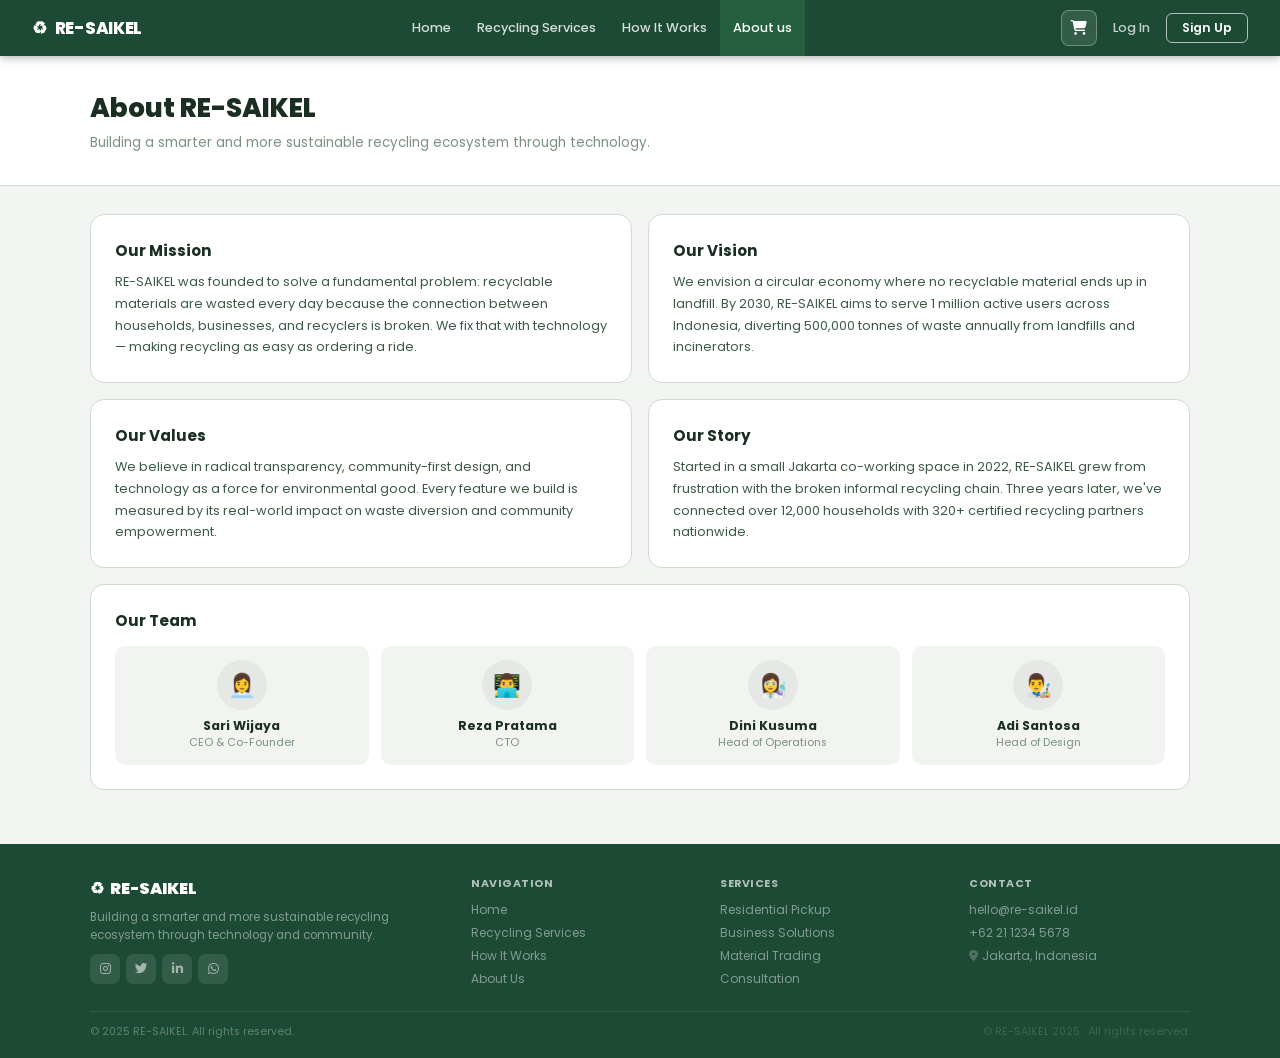
<file: about.html>
<!DOCTYPE html>
<html lang="en">
<head>
  <meta charset="UTF-8">
  <meta name="viewport" content="width=device-width, initial-scale=1.0">
  <title>RE-SAIKEL – About Us</title>
  <link href="https://fonts.googleapis.com/css2?family=Poppins:wght@300;400;500;600;700;800;900&display=swap" rel="stylesheet">
  <link rel="stylesheet" href="https://cdnjs.cloudflare.com/ajax/libs/font-awesome/6.5.0/css/all.min.css">
  <link rel="stylesheet" href="style.css">
</head>
<body data-page="about">

  <!-- ══ NAV ══ -->
  <nav>
    <a class="nav-brand" href="index.html"><span class="ico">♻</span> RE-SAIKEL</a>
    <div class="nav-center">
      <a href="index.html"        id="nl-home">Home</a>
      <a href="services.html"     id="nl-services">Recycling Services</a>
      <a href="how-it-works.html" id="nl-how">How It Works</a>
      <a href="about.html"        id="nl-about">About us</a>
    </div>
    <div class="nav-right">
      <button class="nav-cart-btn" onclick="openCart()" title="View cart" aria-label="View cart">
        <i class="fas fa-shopping-cart"></i>
        <span class="cart-badge" id="cartBadge"></span>
      </button>
      <a href="#" class="login" id="nav-login-btn" onclick="openLogin();return false;">Log In</a>
      <a href="#" class="signin" id="nav-signin-btn" onclick="openLogin();return false;">Sign Up</a>
      <div class="nav-user-chip" id="nav-user-chip" style="display:none;">
        <a href="profile.html" style="text-decoration:none;display:flex;align-items:center;gap:7px;">
          <div class="nav-user-avatar" id="nav-user-avatar">👤</div>
          <span class="nav-user-name" id="nav-user-name">User</span>
        </a>
        <button class="nav-logout-btn" onclick="logout()">Logout</button>
      </div>
      <button class="hamburger-btn" id="hamburgerBtn" aria-label="Open menu" aria-expanded="false" onclick="toggleMobileMenu()">
        <i class="fas fa-bars"></i>
      </button>
    </div>
  </nav>

  <!-- ══ MOBILE MENU ══ -->
  <div class="mobile-menu" id="mobileMenu" role="navigation" aria-label="Mobile navigation">
    <a href="index.html"        class="mob-nav-link" id="mob-nl-home">    <i class="fas fa-home"></i> Home</a>
    <a href="services.html"     class="mob-nav-link" id="mob-nl-services"><i class="fas fa-recycle"></i> Recycling Services</a>
    <a href="how-it-works.html" class="mob-nav-link" id="mob-nl-how">    <i class="fas fa-question-circle"></i> How It Works</a>
    <a href="about.html"        class="mob-nav-link" id="mob-nl-about">  <i class="fas fa-info-circle"></i> About us</a>
    <div class="mob-nav-divider"></div>
    <a href="marketplace.html"  class="mob-nav-link"><i class="fas fa-store"></i> Marketplace</a>
    <a href="booking.html"      class="mob-nav-link"><i class="fas fa-calendar-check"></i> Book Pickup</a>
    <a href="profile.html"      class="mob-nav-link"><i class="fas fa-user"></i> My Profile</a>
    <div class="mob-nav-divider"></div>
    <button class="mob-nav-action primary" onclick="openLogin();closeMobileMenu()"><i class="fas fa-sign-in-alt"></i> Log In</button>
  </div>

  <!-- ══ LOGIN MODAL ══ -->
  <div class="modal-overlay" id="loginModal" onclick="if(event.target===this)closeLogin()">
    <div class="login-modal">
      <div class="lm-header">
        <div class="brand"><span>♻</span> RE-SAIKEL</div>
        <button class="lm-close" onclick="closeLogin()" aria-label="Close">✕</button>
      </div>
      <div class="lm-body">
        <div class="lm-title">Welcome back</div>
        <div class="lm-sub">Log in to access your cart, bookings, and green points.</div>
        <form onsubmit="submitLogin(event)" novalidate>
          <div class="lm-field">
            <label for="loginEmail">Email address</label>
            <input type="email" id="loginEmail" placeholder="you@example.com" autocomplete="email" aria-describedby="loginEmailErr">
            <span class="field-err" id="loginEmailErr" role="alert"></span>
          </div>
          <div class="lm-field">
            <label for="loginPassword">Password</label>
            <input type="password" id="loginPassword" placeholder="••••••••" autocomplete="current-password" aria-describedby="loginPassErr">
            <span class="field-err" id="loginPassErr" role="alert"></span>
          </div>
          <div class="lm-error" id="loginError" role="alert"></div>
          <button type="submit" class="lm-submit" id="loginSubmitBtn">LOG IN</button>
        </form>
      </div>
    </div>
  </div>

  <!-- ══ CART MODAL ══ -->
  <div class="modal-overlay" id="cartModal" onclick="if(event.target===this)closeCart()">
    <div class="cart-modal">
      <div class="cm-header"><div class="cm-title"><i class="fas fa-shopping-cart"></i> Your Cart</div><button class="cm-close" onclick="closeCart()" aria-label="Close cart">✕</button></div>
      <div class="cm-body" id="cartItems"></div>
      <div class="cm-footer">
        <div class="cm-total-row"><span class="cm-total-lbl">Total</span><span class="cm-total-val" id="cartTotal">Rp 0</span></div>
        <div class="cm-actions"><button class="cm-clear" onclick="clearCart()">Clear Cart</button><button class="cm-checkout" onclick="checkoutCart()">Checkout →</button></div>
      </div>
    </div>
  </div>
  </div>

  <main class="page-shell">

    <!-- Page Hero -->
    <div class="page-hero">
      <div class="page-hero-inner">
        <h1>About RE-SAIKEL</h1>
        <p>Building a smarter and more sustainable recycling ecosystem through technology.</p>
      </div>
    </div>

    <!-- About Content -->
    <div style="background:var(--grey-bg);padding:28px 40px;">
      <div class="about-grid container">

        <div class="about-card sr">
          <h3>Our Mission</h3>
          <p>RE-SAIKEL was founded to solve a fundamental problem: recyclable materials are wasted every day because the connection between households, businesses, and recyclers is broken. We fix that with technology — making recycling as easy as ordering a ride.</p>
        </div>

        <div class="about-card sr">
          <h3>Our Vision</h3>
          <p>We envision a circular economy where no recyclable material ends up in landfill. By 2030, RE-SAIKEL aims to serve 1 million active users across Indonesia, diverting 500,000 tonnes of waste annually from landfills and incinerators.</p>
        </div>

        <div class="about-card sr">
          <h3>Our Values</h3>
          <p>We believe in radical transparency, community-first design, and technology as a force for environmental good. Every feature we build is measured by its real-world impact on waste diversion and community empowerment.</p>
        </div>

        <div class="about-card sr">
          <h3>Our Story</h3>
          <p>Started in a small Jakarta co-working space in 2022, RE-SAIKEL grew from frustration with the broken informal recycling chain. Three years later, we've connected over 12,000 households with 320+ certified recycling partners nationwide.</p>
        </div>

        <div class="about-card about-full sr">
          <h3>Our Team</h3>
          <div class="team-grid">
            <div class="team-card">
              <div class="team-av">👩‍💼</div>
              <div class="team-name">Sari Wijaya</div>
              <div class="team-role">CEO &amp; Co-Founder</div>
            </div>
            <div class="team-card">
              <div class="team-av">👨‍💻</div>
              <div class="team-name">Reza Pratama</div>
              <div class="team-role">CTO</div>
            </div>
            <div class="team-card">
              <div class="team-av">👩‍🔬</div>
              <div class="team-name">Dini Kusuma</div>
              <div class="team-role">Head of Operations</div>
            </div>
            <div class="team-card">
              <div class="team-av">👨‍🎨</div>
              <div class="team-name">Adi Santosa</div>
              <div class="team-role">Head of Design</div>
            </div>
          </div>
        </div>

      </div>
    </div>

  </main>

  <!-- ══ FOOTER ══ -->
  <footer>
    <div class="ft-inner">
      <div class="ft-brand">
        <div class="logo"><span>♻</span> RE-SAIKEL</div>
        <p>Building a smarter and more sustainable recycling ecosystem through technology and community.</p>
        <div class="ft-social">
          <a href="#"><i class="fab fa-instagram"></i></a>
          <a href="#"><i class="fab fa-twitter"></i></a>
          <a href="#"><i class="fab fa-linkedin-in"></i></a>
          <a href="#"><i class="fab fa-whatsapp"></i></a>
        </div>
      </div>
      <div class="ft-col">
        <h4>Navigation</h4>
        <a href="index.html">Home</a>
        <a href="services.html">Recycling Services</a>
        <a href="how-it-works.html">How It Works</a>
        <a href="about.html">About Us</a>
      </div>
      <div class="ft-col">
        <h4>Services</h4>
        <a href="services.html">Residential Pickup</a>
        <a href="services.html">Business Solutions</a>
        <a href="marketplace.html">Material Trading</a>
        <a href="services.html">Consultation</a>
      </div>
      <div class="ft-col">
        <h4>Contact</h4>
        <a href="mailto:hello@re-saikel.id">hello@re-saikel.id</a>
        <a href="tel:+622112345678">+62 21 1234 5678</a>
        <span class="ft-nolink"><i class="fas fa-map-marker-alt" style="margin-right:4px;opacity:.5;"></i>Jakarta, Indonesia</span>
      </div>
    </div>
    <div class="ft-bottom">
      <span>© 2025 RE-SAIKEL. All rights reserved.</span>
      <span style="opacity:.5;">© RE-SAIKEL 2025 · All rights reserved.</span>
    </div>
  </footer>

  <div class="toast" id="toast"><i class="fas fa-check-circle"></i><span id="toastTxt"></span></div>
  <script src="script.js"></script>
</body>
</html>
</file>
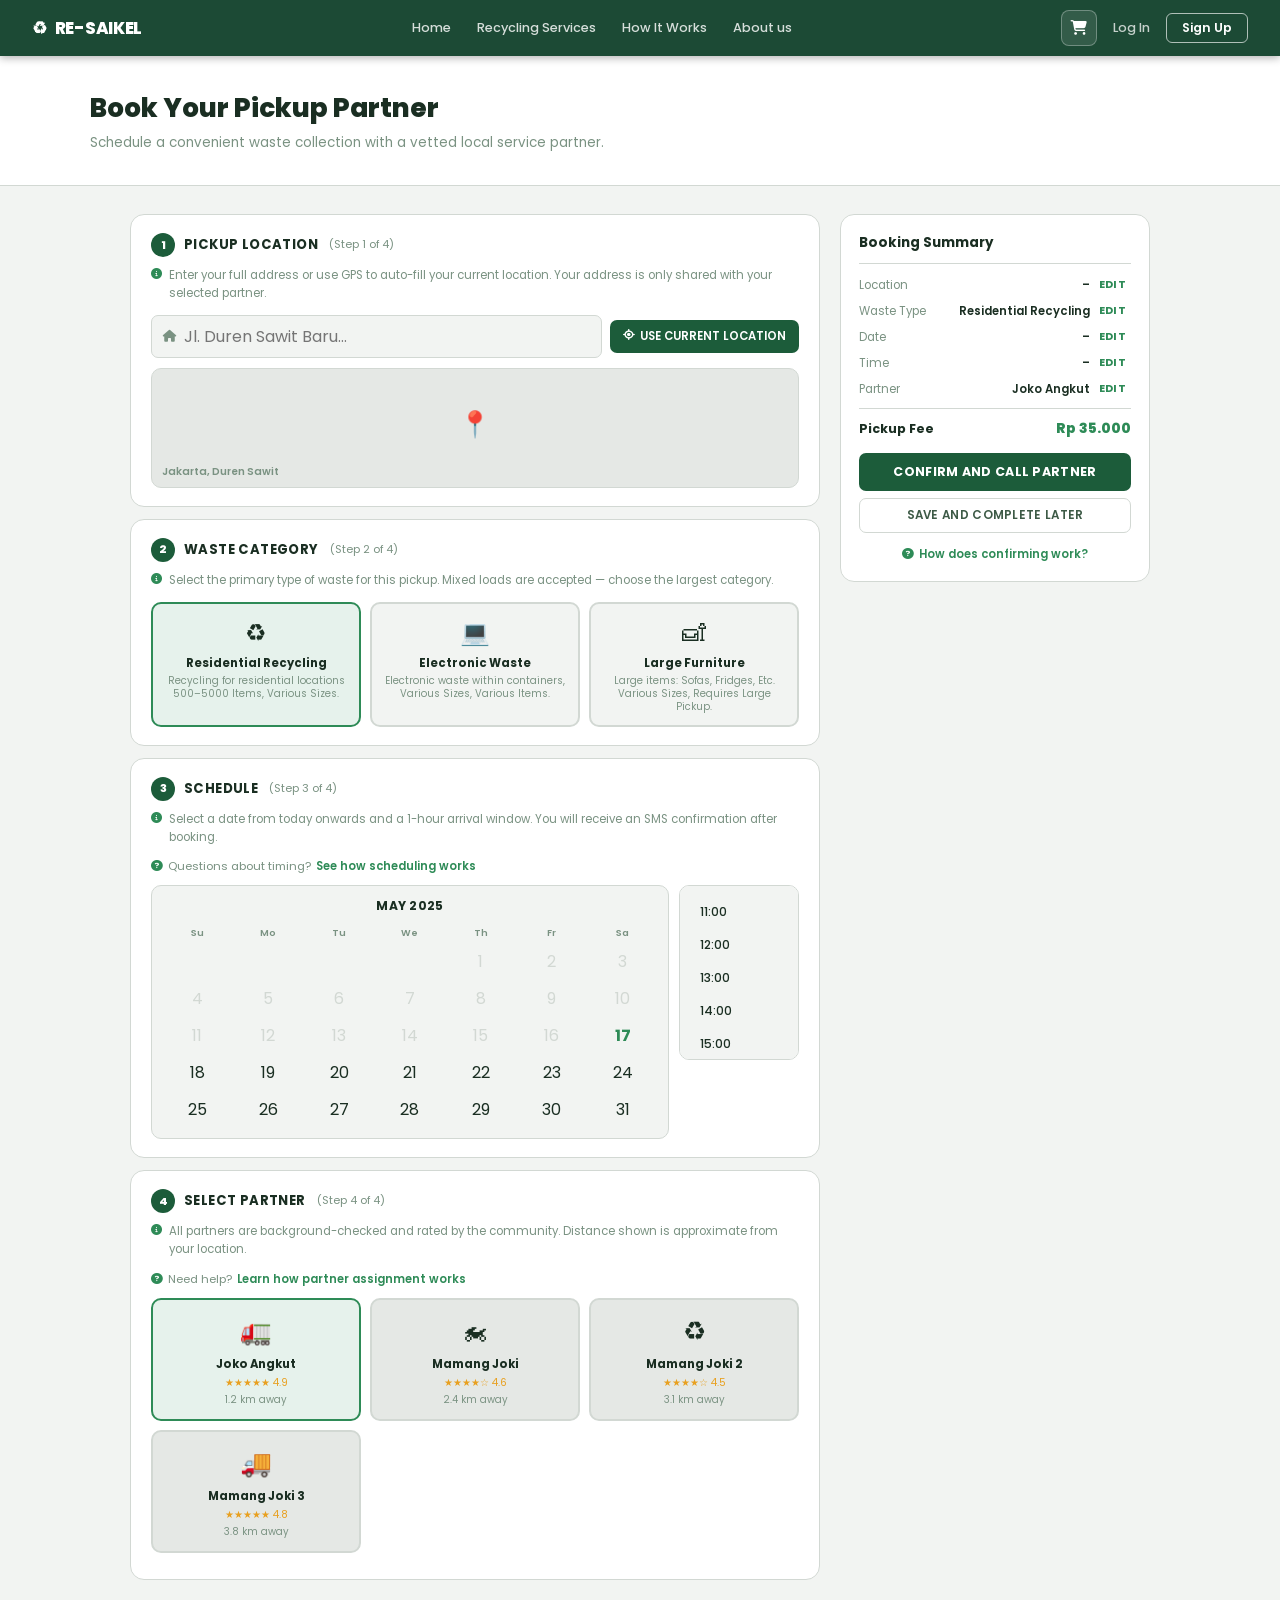
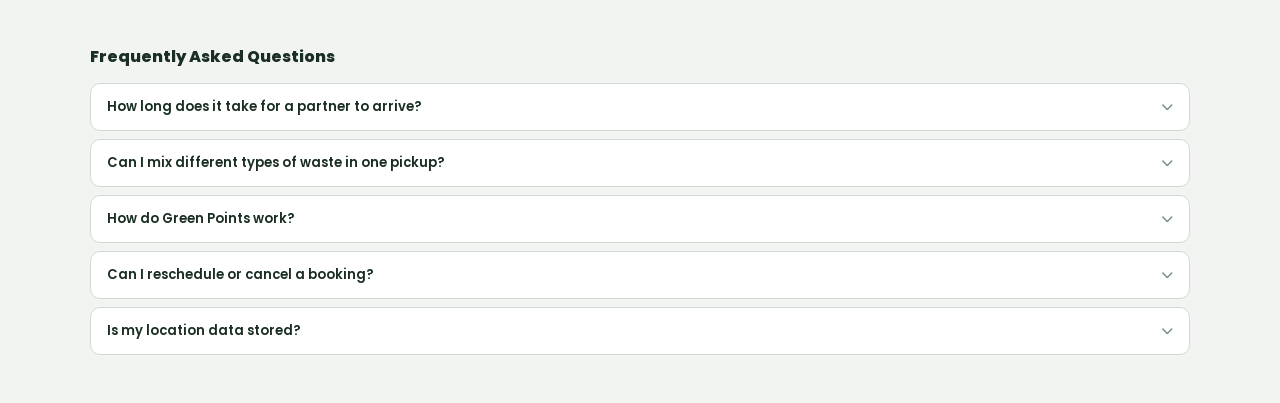
<file: booking.html>
<!DOCTYPE html>
<html lang="en">
<head>
  <meta charset="UTF-8">
  <meta name="viewport" content="width=device-width, initial-scale=1.0">
  <title>RE-SAIKEL – Book a Pickup</title>
  <link href="https://fonts.googleapis.com/css2?family=Poppins:wght@300;400;500;600;700;800;900&display=swap" rel="stylesheet">
  <link rel="stylesheet" href="https://cdnjs.cloudflare.com/ajax/libs/font-awesome/6.5.0/css/all.min.css">
  <link rel="stylesheet" href="style.css">
</head>
<body data-page="book">

  <!-- ══ NAV ══ -->
  <nav>
    <a class="nav-brand" href="index.html"><span class="ico">♻</span> RE-SAIKEL</a>
    <div class="nav-center">
      <a href="index.html"        id="nl-home">Home</a>
      <a href="services.html"     id="nl-services">Recycling Services</a>
      <a href="how-it-works.html" id="nl-how">How It Works</a>
      <a href="about.html"        id="nl-about">About us</a>
    </div>
    <div class="nav-right">
      <button class="nav-cart-btn" onclick="openCart()" title="View cart" aria-label="View cart">
        <i class="fas fa-shopping-cart"></i>
        <span class="cart-badge" id="cartBadge"></span>
      </button>
      <a href="#" class="login" id="nav-login-btn" onclick="openLogin();return false;">Log In</a>
      <a href="#" class="signin" id="nav-signin-btn" onclick="openLogin();return false;">Sign Up</a>
      <div class="nav-user-chip" id="nav-user-chip" style="display:none;">
        <a href="profile.html" style="text-decoration:none;display:flex;align-items:center;gap:7px;">
          <div class="nav-user-avatar" id="nav-user-avatar">👤</div>
          <span class="nav-user-name" id="nav-user-name">User</span>
        </a>
        <button class="nav-logout-btn" onclick="logout()">Logout</button>
      </div>
      <button class="hamburger-btn" id="hamburgerBtn" aria-label="Open menu" aria-expanded="false" onclick="toggleMobileMenu()">
        <i class="fas fa-bars"></i>
      </button>
    </div>
  </nav>

  <!-- ══ MOBILE MENU ══ -->
  <div class="mobile-menu" id="mobileMenu" role="navigation" aria-label="Mobile navigation">
    <a href="index.html"        class="mob-nav-link" id="mob-nl-home">    <i class="fas fa-home"></i> Home</a>
    <a href="services.html"     class="mob-nav-link" id="mob-nl-services"><i class="fas fa-recycle"></i> Recycling Services</a>
    <a href="how-it-works.html" class="mob-nav-link" id="mob-nl-how">    <i class="fas fa-question-circle"></i> How It Works</a>
    <a href="about.html"        class="mob-nav-link" id="mob-nl-about">  <i class="fas fa-info-circle"></i> About us</a>
    <div class="mob-nav-divider"></div>
    <a href="marketplace.html"  class="mob-nav-link"><i class="fas fa-store"></i> Marketplace</a>
    <a href="booking.html"      class="mob-nav-link"><i class="fas fa-calendar-check"></i> Book Pickup</a>
    <a href="profile.html"      class="mob-nav-link"><i class="fas fa-user"></i> My Profile</a>
    <div class="mob-nav-divider"></div>
    <div id="mob-login-action" style="display:flex;flex-direction:column;gap:8px;">
    <button class="mob-nav-action primary" onclick="openLogin();closeMobileMenu()"><i class="fas fa-sign-in-alt"></i> Log In</button>
    <button class="mob-nav-action" onclick="openLogin();closeMobileMenu()" style="background:rgba(255,255,255,.1);border:1.5px solid rgba(255,255,255,.3);color:white;"><i class="fas fa-user-plus"></i> Sign Up</button>
  </div>
  <div id="mob-user-info" style="display:none;align-items:center;gap:10px;padding:10px 16px;">
    <span id="mob-user-avatar-text" style="font-size:1.4rem;">👤</span>
    <div style="flex:1;">
      <div id="mob-user-name-text" style="color:white;font-weight:700;font-size:.85rem;"></div>
      <a href="profile.html" style="color:rgba(255,255,255,.7);font-size:.72rem;">View Profile</a>
    </div>
    <button onclick="logout();closeMobileMenu()" style="background:rgba(255,80,80,.3);border:none;color:white;border-radius:6px;padding:6px 12px;font-size:.72rem;cursor:pointer;">Logout</button>
  </div>
  </div>

  <!-- ══ LOGIN MODAL ══ -->
  <div class="modal-overlay" id="loginModal" onclick="if(event.target===this)closeLogin()">
    <div class="login-modal">
      <div class="lm-header">
        <div class="brand"><span>♻</span> RE-SAIKEL</div>
        <button class="lm-close" onclick="closeLogin()" aria-label="Close">✕</button>
      </div>
      <div class="lm-body">
        <div class="lm-title">Welcome back</div>
        <div class="lm-sub">Log in to access your cart, bookings, and green points.</div>
        <form onsubmit="submitLogin(event)" novalidate>
          <div class="lm-field">
            <label for="loginEmail">Email address</label>
            <input type="email" id="loginEmail" placeholder="you@example.com" autocomplete="email" aria-describedby="loginEmailErr">
            <span class="field-err" id="loginEmailErr" role="alert"></span>
          </div>
          <div class="lm-field">
            <label for="loginPassword">Password</label>
            <input type="password" id="loginPassword" placeholder="••••••••" autocomplete="current-password" aria-describedby="loginPassErr">
            <span class="field-err" id="loginPassErr" role="alert"></span>
          </div>
          <div class="lm-error" id="loginError" role="alert"></div>
          <button type="submit" class="lm-submit" id="loginSubmitBtn">LOG IN</button>
        </form>
      </div>
    </div>
  </div>

  <!-- ══ CART MODAL ══ -->
  <div class="modal-overlay" id="cartModal" onclick="if(event.target===this)closeCart()">
    <div class="cart-modal">
      <div class="cm-header"><div class="cm-title"><i class="fas fa-shopping-cart"></i> Your Cart</div><button class="cm-close" onclick="closeCart()" aria-label="Close cart">✕</button></div>
      <div class="cm-body" id="cartItems"></div>
      <div class="cm-footer">
        <div class="cm-total-row"><span class="cm-total-lbl">Total</span><span class="cm-total-val" id="cartTotal">Rp 0</span></div>
        <div class="cm-actions"><button class="cm-clear" onclick="clearCart()">Clear Cart</button><button class="cm-checkout" onclick="checkoutCart()">Checkout →</button></div>
      </div>
    </div>
  </div>
  </div>

  <main class="page-shell">

    <!-- Page Hero -->
    <div class="page-hero">
      <div class="page-hero-inner">
        <h1>Book Your Pickup Partner</h1>
        <p>Schedule a convenient waste collection with a vetted local service partner.</p>
      </div>
    </div>

    <!-- Booking Layout -->
    <div style="background:var(--grey-bg);">
      <div class="booking-layout">

        <!-- ── LEFT: Steps ── -->
        <div class="booking-main">

          <!-- Step 1: Location -->
          <div class="b-step sr" id="step1">
            <div class="b-step-hd">
              <div class="b-step-n">1</div>
              <h3>Pickup Location</h3>
              <span class="step-lbl">(Step 1 of 4)</span>
            </div>
            <p class="step-help"><i class="fas fa-info-circle"></i> Enter your full address or use GPS to auto-fill your current location. Your address is only shared with your selected partner.</p>
            <div class="loc-row">
              <div class="loc-input-wrap">
                <i class="fas fa-home"></i>
                <input id="loc-input" type="text" placeholder="Jl. Duren Sawit Baru…">
              </div>
              <button class="btn-loc" onclick="useLocation()">
                <i class="fas fa-location-crosshairs"></i> USE CURRENT LOCATION
              </button>
            </div>
            <div class="map-box">
              <div class="map-pin">📍</div>
              <div class="map-lbl">Jakarta, Duren Sawit</div>
            </div>
          </div>

          <!-- Step 2: Waste Category -->
          <div class="b-step sr" id="step2">
            <div class="b-step-hd">
              <div class="b-step-n">2</div>
              <h3>Waste Category</h3>
              <span class="step-lbl">(Step 2 of 4)</span>
            </div>
            <p class="step-help"><i class="fas fa-info-circle"></i> Select the primary type of waste for this pickup. Mixed loads are accepted — choose the largest category.</p>
            <div class="wtype-grid">
              <div class="wtype-card sel" onclick="selWaste(this, 'Residential Recycling')">
                <div class="wtype-ico">♻</div>
                <div class="wtype-name">Residential Recycling</div>
                <div class="wtype-desc">Recycling for residential locations 500–5000 Items, Various Sizes.</div>
              </div>
              <div class="wtype-card" onclick="selWaste(this, 'Electronic Waste')">
                <div class="wtype-ico">💻</div>
                <div class="wtype-name">Electronic Waste</div>
                <div class="wtype-desc">Electronic waste within containers, Various Sizes, Various Items.</div>
              </div>
              <div class="wtype-card" onclick="selWaste(this, 'Large Furniture')">
                <div class="wtype-ico">🛋</div>
                <div class="wtype-name">Large Furniture</div>
                <div class="wtype-desc">Large items: Sofas, Fridges, Etc. Various Sizes, Requires Large Pickup.</div>
              </div>
            </div>
          </div>

          <!-- Step 3: Schedule -->
          <div class="b-step sr" id="step3">
            <div class="b-step-hd">
              <div class="b-step-n">3</div>
              <h3>Schedule</h3>
              <span class="step-lbl">(Step 3 of 4)</span>
            </div>
            <p class="step-help"><i class="fas fa-info-circle"></i> Select a date from today onwards and a 1-hour arrival window. You will receive an SMS confirmation after booking.</p>
            <div class="ctx-help-link"><i class="fas fa-question-circle"></i> Questions about timing? <a href="how-it-works.html#scheduling">See how scheduling works</a></div>
            <div class="cal-row">
              <div class="cal-box">
                <div class="cal-hd">May 2025</div>
                <div class="cal-grid" id="calGrid"></div>
              </div>
              <div class="time-box" id="timeBox"></div>
            </div>
          </div>

          <!-- Step 4: Select Partner -->
          <div class="b-step sr" id="step4">
            <div class="b-step-hd">
              <div class="b-step-n">4</div>
              <h3>Select Partner</h3>
              <span class="step-lbl">(Step 4 of 4)</span>
            </div>
            <p class="step-help"><i class="fas fa-info-circle"></i> All partners are background-checked and rated by the community. Distance shown is approximate from your location.</p>
            <div class="ctx-help-link"><i class="fas fa-question-circle"></i> Need help? <a href="how-it-works.html">Learn how partner assignment works</a></div>
            <div class="partner-grid">
              <div class="partner-card sel" onclick="selPartner(this, 'Joko Angkut')">
                <div class="partner-ico">🚛</div>
                <div class="partner-name">Joko Angkut</div>
                <div class="partner-rating">★★★★★ 4.9</div>
                <div class="partner-dist">1.2 km away</div>
              </div>
              <div class="partner-card" onclick="selPartner(this, 'Mamang Joki')">
                <div class="partner-ico">🏍</div>
                <div class="partner-name">Mamang Joki</div>
                <div class="partner-rating">★★★★☆ 4.6</div>
                <div class="partner-dist">2.4 km away</div>
              </div>
              <div class="partner-card" onclick="selPartner(this, 'Mamang Joki 2')">
                <div class="partner-ico">♻</div>
                <div class="partner-name">Mamang Joki 2</div>
                <div class="partner-rating">★★★★☆ 4.5</div>
                <div class="partner-dist">3.1 km away</div>
              </div>
              <div class="partner-card" onclick="selPartner(this, 'Mamang Joki 3')">
                <div class="partner-ico">🚚</div>
                <div class="partner-name">Mamang Joki 3</div>
                <div class="partner-rating">★★★★★ 4.8</div>
                <div class="partner-dist">3.8 km away</div>
              </div>
            </div>
          </div>

        </div>

        <!-- ── RIGHT: Summary Sidebar ── -->
        <div class="booking-sidebar">
          <div class="sum-box">
            <h3>Booking Summary</h3>
            <div class="sum-row"><span class="lbl">Location</span><span class="val" id="sum-loc">–</span><button class="sum-edit-btn" onclick="jumpToStep('step1')">Edit</button></div>
            <div class="sum-row"><span class="lbl">Waste Type</span><span class="val" id="sum-waste">Residential Recycling</span><button class="sum-edit-btn" onclick="jumpToStep('step2')">Edit</button></div>
            <div class="sum-row"><span class="lbl">Date</span><span class="val" id="sum-date">–</span><button class="sum-edit-btn" onclick="jumpToStep('step3')">Edit</button></div>
            <div class="sum-row"><span class="lbl">Time</span><span class="val" id="sum-time">–</span><button class="sum-edit-btn" onclick="jumpToStep('step3')">Edit</button></div>
            <div class="sum-row"><span class="lbl">Partner</span><span class="val" id="sum-partner">Joko Angkut</span><button class="sum-edit-btn" onclick="jumpToStep('step4')">Edit</button></div>
            <hr class="sum-divider">
            <div class="sum-row sum-total">
              <span class="lbl">Pickup Fee</span>
              <span class="val">Rp 35.000</span>
            </div>
            <div class="book-btns">
              <button class="btn-confirm" onclick="confirmBook()">CONFIRM AND CALL PARTNER</button>
              <button class="btn-save"    onclick="saveBook()">SAVE AND COMPLETE LATER</button>
              <div class="ctx-help-link ctx-help-center"><i class="fas fa-question-circle"></i> <a href="how-it-works.html">How does confirming work?</a></div>
            </div>
          </div>
        </div>

      </div>
    </div>

    <!-- ── FAQ Section ── -->
    <div style="background:var(--grey-bg);padding:0 40px 40px;">
      <div style="max-width:1100px;margin:0 auto;">
        <div class="faq-section">
          <div class="sec-hd" style="margin-bottom:14px;"><h2 style="font-size:1rem;font-weight:800;color:var(--text);">Frequently Asked Questions</h2></div>
          <div class="faq-item" onclick="this.classList.toggle('open')">
            <div class="faq-q">How long does it take for a partner to arrive? <i class="fas fa-chevron-down"></i></div>
            <div class="faq-a">Most partners arrive within your selected 1-hour window. You will receive an SMS with live GPS tracking once your booking is confirmed.</div>
          </div>
          <div class="faq-item" onclick="this.classList.toggle('open')">
            <div class="faq-q">Can I mix different types of waste in one pickup? <i class="fas fa-chevron-down"></i></div>
            <div class="faq-a">Yes. Select the primary category, and mention any additional waste types in your notes. Partners are equipped to handle mixed loads.</div>
          </div>
          <div class="faq-item" onclick="this.classList.toggle('open')">
            <div class="faq-q">How do Green Points work? <i class="fas fa-chevron-down"></i></div>
            <div class="faq-a">You earn points for every completed pickup and marketplace purchase. Points are credited to your wallet immediately and can be redeemed for rewards in your Profile page.</div>
          </div>
          <div class="faq-item" onclick="this.classList.toggle('open')">
            <div class="faq-q">Can I reschedule or cancel a booking? <i class="fas fa-chevron-down"></i></div>
            <div class="faq-a">Yes. Bookings can be rescheduled up to 2 hours before the pickup window by contacting your assigned partner directly via the tracking screen.</div>
          </div>
          <div class="faq-item" onclick="this.classList.toggle('open')">
            <div class="faq-q">Is my location data stored? <i class="fas fa-chevron-down"></i></div>
            <div class="faq-a">Your location is shared only with your assigned partner and is removed from their device after pickup is confirmed. We do not sell location data.</div>
          </div>
        </div>
      </div>
    </div>

  </main>

  <div class="toast" id="toast"><i class="fas fa-check-circle"></i><span id="toastTxt"></span></div>
  <script src="script.js"></script>
</body>
</html>
</file>
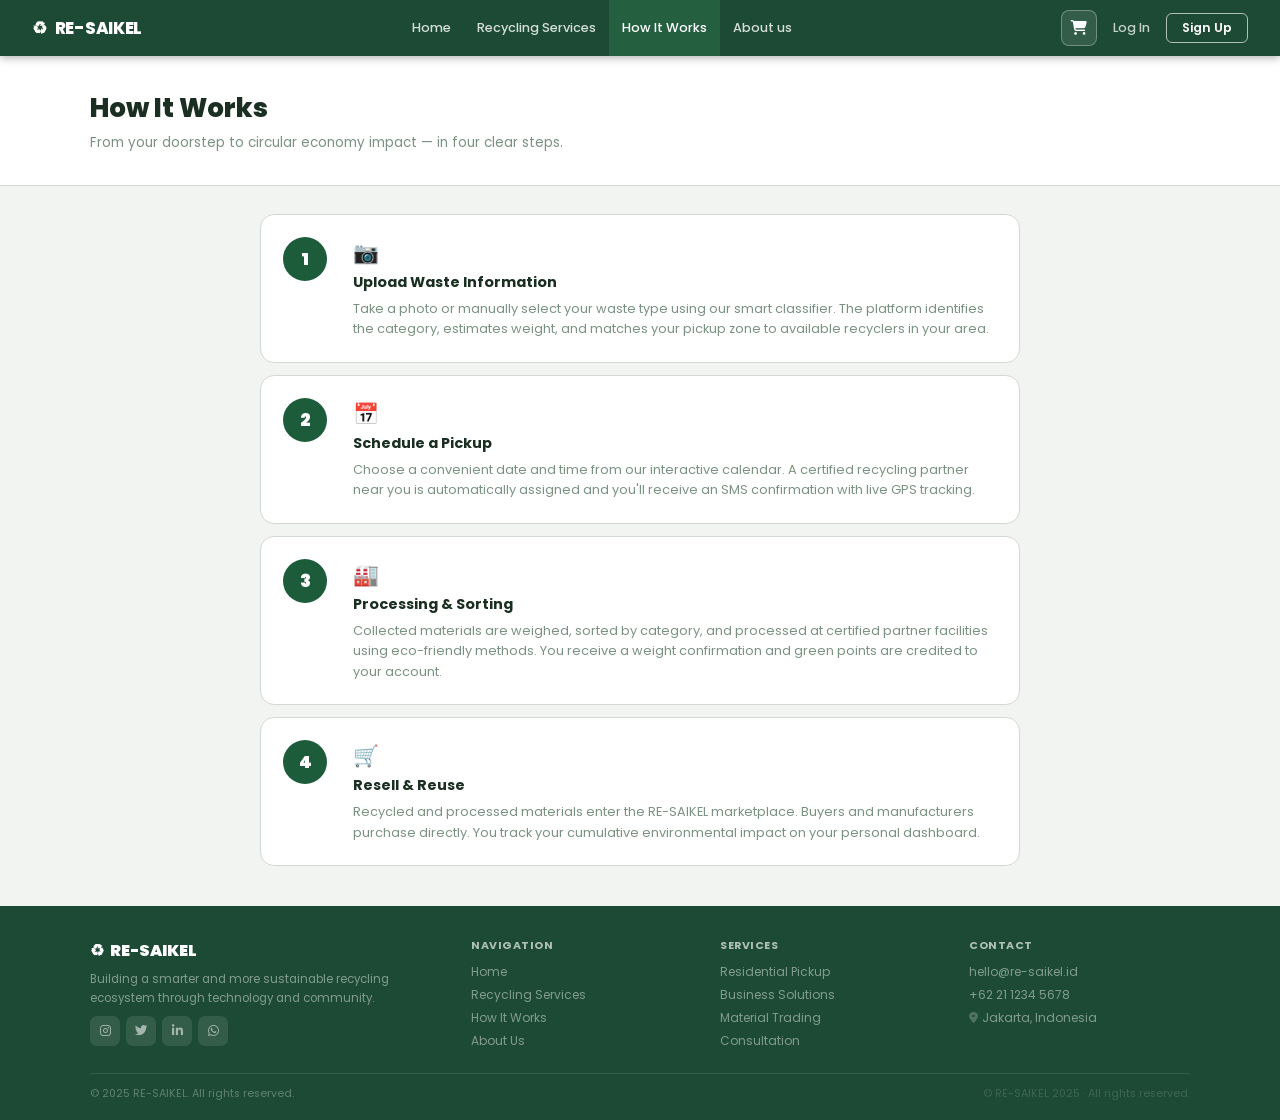
<file: how-it-works.html>
<!DOCTYPE html>
<html lang="en">
<head>
  <meta charset="UTF-8">
  <meta name="viewport" content="width=device-width, initial-scale=1.0">
  <title>RE-SAIKEL – How It Works</title>
  <link href="https://fonts.googleapis.com/css2?family=Poppins:wght@300;400;500;600;700;800;900&display=swap" rel="stylesheet">
  <link rel="stylesheet" href="https://cdnjs.cloudflare.com/ajax/libs/font-awesome/6.5.0/css/all.min.css">
  <link rel="stylesheet" href="style.css">
</head>
<body data-page="how">

  <!-- ══ NAV ══ -->
  <nav>
    <a class="nav-brand" href="index.html"><span class="ico">♻</span> RE-SAIKEL</a>
    <div class="nav-center">
      <a href="index.html"        id="nl-home">Home</a>
      <a href="services.html"     id="nl-services">Recycling Services</a>
      <a href="how-it-works.html" id="nl-how">How It Works</a>
      <a href="about.html"        id="nl-about">About us</a>
    </div>
    <div class="nav-right">
      <button class="nav-cart-btn" onclick="openCart()" title="View cart" aria-label="View cart">
        <i class="fas fa-shopping-cart"></i>
        <span class="cart-badge" id="cartBadge"></span>
      </button>
      <a href="#" class="login" id="nav-login-btn" onclick="openLogin();return false;">Log In</a>
      <a href="#" class="signin" id="nav-signin-btn" onclick="openLogin();return false;">Sign Up</a>
      <div class="nav-user-chip" id="nav-user-chip" style="display:none;">
        <a href="profile.html" style="text-decoration:none;display:flex;align-items:center;gap:7px;">
          <div class="nav-user-avatar" id="nav-user-avatar">👤</div>
          <span class="nav-user-name" id="nav-user-name">User</span>
        </a>
        <button class="nav-logout-btn" onclick="logout()">Logout</button>
      </div>
      <button class="hamburger-btn" id="hamburgerBtn" aria-label="Open menu" aria-expanded="false" onclick="toggleMobileMenu()">
        <i class="fas fa-bars"></i>
      </button>
    </div>
  </nav>

  <!-- ══ MOBILE MENU ══ -->
  <div class="mobile-menu" id="mobileMenu" role="navigation" aria-label="Mobile navigation">
    <a href="index.html"        class="mob-nav-link" id="mob-nl-home">    <i class="fas fa-home"></i> Home</a>
    <a href="services.html"     class="mob-nav-link" id="mob-nl-services"><i class="fas fa-recycle"></i> Recycling Services</a>
    <a href="how-it-works.html" class="mob-nav-link" id="mob-nl-how">    <i class="fas fa-question-circle"></i> How It Works</a>
    <a href="about.html"        class="mob-nav-link" id="mob-nl-about">  <i class="fas fa-info-circle"></i> About us</a>
    <div class="mob-nav-divider"></div>
    <a href="marketplace.html"  class="mob-nav-link"><i class="fas fa-store"></i> Marketplace</a>
    <a href="booking.html"      class="mob-nav-link"><i class="fas fa-calendar-check"></i> Book Pickup</a>
    <a href="profile.html"      class="mob-nav-link"><i class="fas fa-user"></i> My Profile</a>
    <div class="mob-nav-divider"></div>
    <button class="mob-nav-action primary" onclick="openLogin();closeMobileMenu()"><i class="fas fa-sign-in-alt"></i> Log In</button>
  </div>

  <!-- ══ LOGIN MODAL ══ -->
  <div class="modal-overlay" id="loginModal" onclick="if(event.target===this)closeLogin()">
    <div class="login-modal">
      <div class="lm-header">
        <div class="brand"><span>♻</span> RE-SAIKEL</div>
        <button class="lm-close" onclick="closeLogin()" aria-label="Close">✕</button>
      </div>
      <div class="lm-body">
        <div class="lm-title">Welcome back</div>
        <div class="lm-sub">Log in to access your cart, bookings, and green points.</div>
        <form onsubmit="submitLogin(event)" novalidate>
          <div class="lm-field">
            <label for="loginEmail">Email address</label>
            <input type="email" id="loginEmail" placeholder="you@example.com" autocomplete="email" aria-describedby="loginEmailErr">
            <span class="field-err" id="loginEmailErr" role="alert"></span>
          </div>
          <div class="lm-field">
            <label for="loginPassword">Password</label>
            <input type="password" id="loginPassword" placeholder="••••••••" autocomplete="current-password" aria-describedby="loginPassErr">
            <span class="field-err" id="loginPassErr" role="alert"></span>
          </div>
          <div class="lm-error" id="loginError" role="alert"></div>
          <button type="submit" class="lm-submit" id="loginSubmitBtn">LOG IN</button>
        </form>
      </div>
    </div>
  </div>

  <!-- ══ CART MODAL ══ -->
  <div class="modal-overlay" id="cartModal" onclick="if(event.target===this)closeCart()">
    <div class="cart-modal">
      <div class="cm-header"><div class="cm-title"><i class="fas fa-shopping-cart"></i> Your Cart</div><button class="cm-close" onclick="closeCart()" aria-label="Close cart">✕</button></div>
      <div class="cm-body" id="cartItems"></div>
      <div class="cm-footer">
        <div class="cm-total-row"><span class="cm-total-lbl">Total</span><span class="cm-total-val" id="cartTotal">Rp 0</span></div>
        <div class="cm-actions"><button class="cm-clear" onclick="clearCart()">Clear Cart</button><button class="cm-checkout" onclick="checkoutCart()">Checkout →</button></div>
      </div>
    </div>
  </div>
  </div>

  <main class="page-shell">

    <!-- Page Hero -->
    <div class="page-hero">
      <div class="page-hero-inner">
        <h1>How It Works</h1>
        <p>From your doorstep to circular economy impact — in four clear steps.</p>
      </div>
    </div>

    <!-- Steps -->
    <div style="background:var(--grey-bg);padding:28px 40px;">
      <div class="hiw-full">

        <div class="hiw-step sr">
          <div class="hiw-step-n">1</div>
          <div class="hiw-step-body">
            <div class="hiw-step-ico">📷</div>
            <h4>Upload Waste Information</h4>
            <p>Take a photo or manually select your waste type using our smart classifier. The platform identifies the category, estimates weight, and matches your pickup zone to available recyclers in your area.</p>
          </div>
        </div>

        <div class="hiw-step sr">
          <div class="hiw-step-n">2</div>
          <div class="hiw-step-body">
            <div class="hiw-step-ico">📅</div>
            <h4>Schedule a Pickup</h4>
            <p>Choose a convenient date and time from our interactive calendar. A certified recycling partner near you is automatically assigned and you'll receive an SMS confirmation with live GPS tracking.</p>
          </div>
        </div>

        <div class="hiw-step sr">
          <div class="hiw-step-n">3</div>
          <div class="hiw-step-body">
            <div class="hiw-step-ico">🏭</div>
            <h4>Processing &amp; Sorting</h4>
            <p>Collected materials are weighed, sorted by category, and processed at certified partner facilities using eco-friendly methods. You receive a weight confirmation and green points are credited to your account.</p>
          </div>
        </div>

        <div class="hiw-step sr">
          <div class="hiw-step-n">4</div>
          <div class="hiw-step-body">
            <div class="hiw-step-ico">🛒</div>
            <h4>Resell &amp; Reuse</h4>
            <p>Recycled and processed materials enter the RE-SAIKEL marketplace. Buyers and manufacturers purchase directly. You track your cumulative environmental impact on your personal dashboard.</p>
          </div>
        </div>

      </div>
    </div>

  </main>

  <!-- ══ FOOTER ══ -->
  <footer>
    <div class="ft-inner">
      <div class="ft-brand">
        <div class="logo"><span>♻</span> RE-SAIKEL</div>
        <p>Building a smarter and more sustainable recycling ecosystem through technology and community.</p>
        <div class="ft-social">
          <a href="#"><i class="fab fa-instagram"></i></a>
          <a href="#"><i class="fab fa-twitter"></i></a>
          <a href="#"><i class="fab fa-linkedin-in"></i></a>
          <a href="#"><i class="fab fa-whatsapp"></i></a>
        </div>
      </div>
      <div class="ft-col">
        <h4>Navigation</h4>
        <a href="index.html">Home</a>
        <a href="services.html">Recycling Services</a>
        <a href="how-it-works.html">How It Works</a>
        <a href="about.html">About Us</a>
      </div>
      <div class="ft-col">
        <h4>Services</h4>
        <a href="services.html">Residential Pickup</a>
        <a href="services.html">Business Solutions</a>
        <a href="marketplace.html">Material Trading</a>
        <a href="services.html">Consultation</a>
      </div>
      <div class="ft-col">
        <h4>Contact</h4>
        <a href="mailto:hello@re-saikel.id">hello@re-saikel.id</a>
        <a href="tel:+622112345678">+62 21 1234 5678</a>
        <span class="ft-nolink"><i class="fas fa-map-marker-alt" style="margin-right:4px;opacity:.5;"></i>Jakarta, Indonesia</span>
      </div>
    </div>
    <div class="ft-bottom">
      <span>© 2025 RE-SAIKEL. All rights reserved.</span>
      <span style="opacity:.5;">© RE-SAIKEL 2025 · All rights reserved.</span>
    </div>
  </footer>

  <div class="toast" id="toast"><i class="fas fa-check-circle"></i><span id="toastTxt"></span></div>
  <script src="script.js"></script>
</body>
</html>
</file>
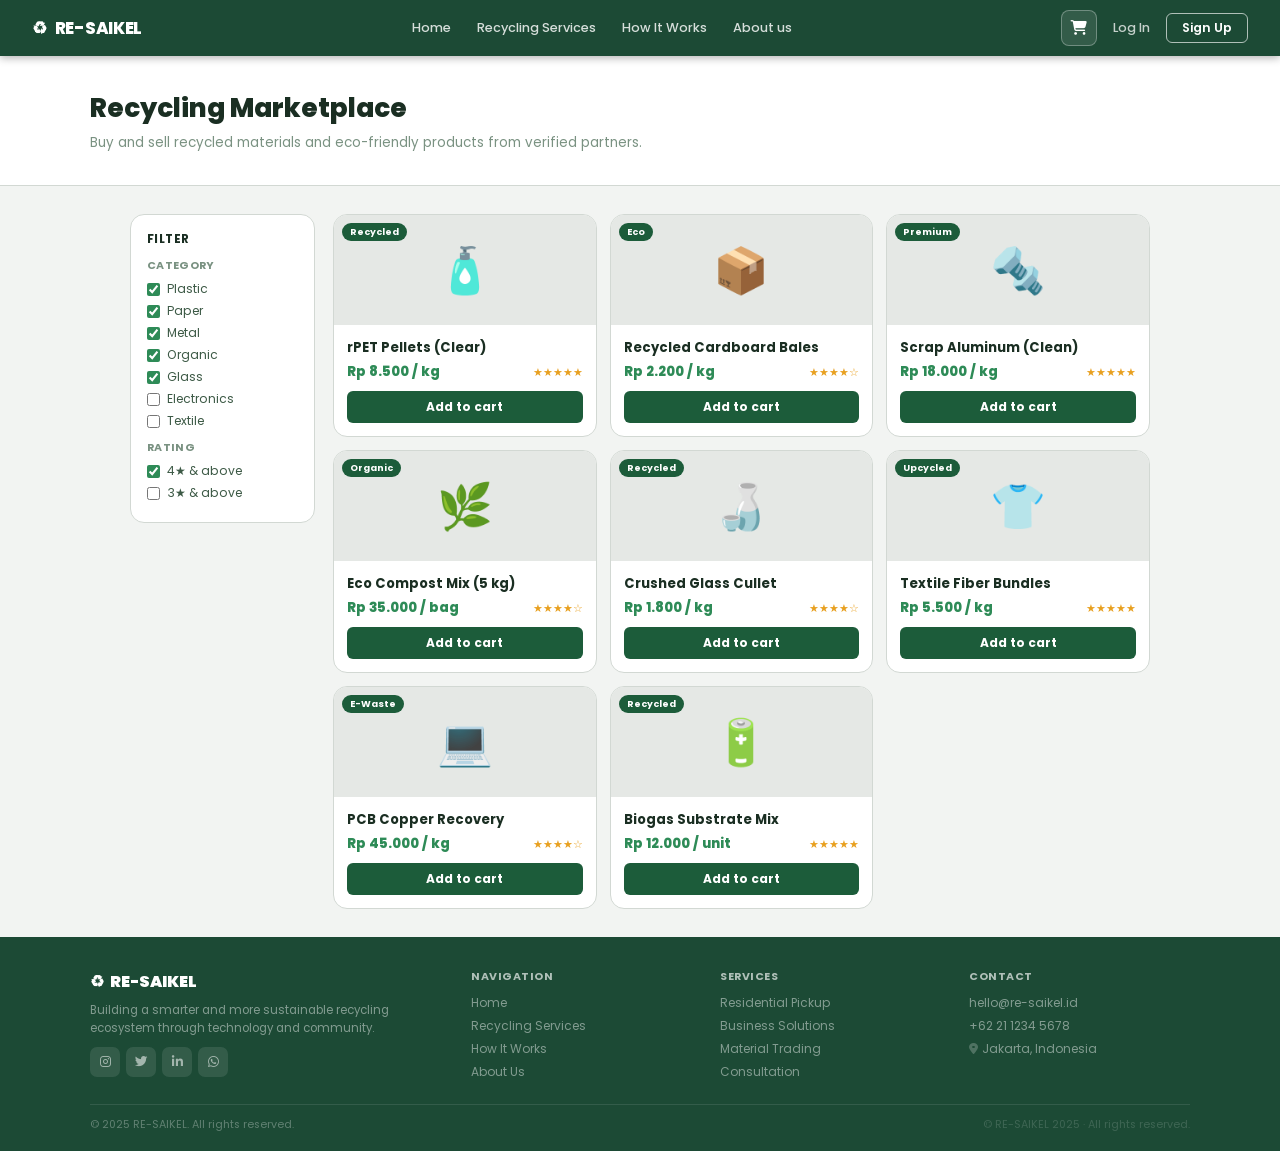
<file: marketplace.html>
<!DOCTYPE html>
<html lang="en">
<head>
  <meta charset="UTF-8">
  <meta name="viewport" content="width=device-width, initial-scale=1.0">
  <title>RE-SAIKEL – Marketplace</title>
  <link href="https://fonts.googleapis.com/css2?family=Poppins:wght@300;400;500;600;700;800;900&display=swap" rel="stylesheet">
  <link rel="stylesheet" href="https://cdnjs.cloudflare.com/ajax/libs/font-awesome/6.5.0/css/all.min.css">
  <link rel="stylesheet" href="style.css">
</head>
<body data-page="market">

  <!-- ══ NAV ══ -->
  <nav>
    <a class="nav-brand" href="index.html"><span class="ico">♻</span> RE-SAIKEL</a>
    <div class="nav-center">
      <a href="index.html"        id="nl-home">Home</a>
      <a href="services.html"     id="nl-services">Recycling Services</a>
      <a href="how-it-works.html" id="nl-how">How It Works</a>
      <a href="about.html"        id="nl-about">About us</a>
    </div>
    <div class="nav-right">
      <button class="nav-cart-btn" onclick="openCart()" title="View cart" aria-label="View cart">
        <i class="fas fa-shopping-cart"></i>
        <span class="cart-badge" id="cartBadge"></span>
      </button>
      <a href="#" class="login" id="nav-login-btn" onclick="openLogin();return false;">Log In</a>
      <a href="#" class="signin" id="nav-signin-btn" onclick="openLogin();return false;">Sign Up</a>
      <div class="nav-user-chip" id="nav-user-chip" style="display:none;">
        <a href="profile.html" style="text-decoration:none;display:flex;align-items:center;gap:7px;">
          <div class="nav-user-avatar" id="nav-user-avatar">👤</div>
          <span class="nav-user-name" id="nav-user-name">User</span>
        </a>
        <button class="nav-logout-btn" onclick="logout()">Logout</button>
      </div>
      <button class="hamburger-btn" id="hamburgerBtn" aria-label="Open menu" aria-expanded="false" onclick="toggleMobileMenu()">
        <i class="fas fa-bars"></i>
      </button>
    </div>
  </nav>

  <!-- ══ MOBILE MENU ══ -->
  <div class="mobile-menu" id="mobileMenu" role="navigation" aria-label="Mobile navigation">
    <a href="index.html"        class="mob-nav-link" id="mob-nl-home">    <i class="fas fa-home"></i> Home</a>
    <a href="services.html"     class="mob-nav-link" id="mob-nl-services"><i class="fas fa-recycle"></i> Recycling Services</a>
    <a href="how-it-works.html" class="mob-nav-link" id="mob-nl-how">    <i class="fas fa-question-circle"></i> How It Works</a>
    <a href="about.html"        class="mob-nav-link" id="mob-nl-about">  <i class="fas fa-info-circle"></i> About us</a>
    <div class="mob-nav-divider"></div>
    <a href="marketplace.html"  class="mob-nav-link"><i class="fas fa-store"></i> Marketplace</a>
    <a href="booking.html"      class="mob-nav-link"><i class="fas fa-calendar-check"></i> Book Pickup</a>
    <a href="profile.html"      class="mob-nav-link"><i class="fas fa-user"></i> My Profile</a>
    <div class="mob-nav-divider"></div>
    <button class="mob-nav-action primary" onclick="openLogin();closeMobileMenu()"><i class="fas fa-sign-in-alt"></i> Log In</button>
  </div>

  <!-- ══ LOGIN MODAL ══ -->
  <div class="modal-overlay" id="loginModal" onclick="if(event.target===this)closeLogin()">
    <div class="login-modal">
      <div class="lm-header">
        <div class="brand"><span>♻</span> RE-SAIKEL</div>
        <button class="lm-close" onclick="closeLogin()" aria-label="Close">✕</button>
      </div>
      <div class="lm-body">
        <div class="lm-title">Welcome back</div>
        <div class="lm-sub">Log in to access your cart, bookings, and green points.</div>
        <form onsubmit="submitLogin(event)" novalidate>
          <div class="lm-field">
            <label for="loginEmail">Email address</label>
            <input type="email" id="loginEmail" placeholder="you@example.com" autocomplete="email" aria-describedby="loginEmailErr">
            <span class="field-err" id="loginEmailErr" role="alert"></span>
          </div>
          <div class="lm-field">
            <label for="loginPassword">Password</label>
            <input type="password" id="loginPassword" placeholder="••••••••" autocomplete="current-password" aria-describedby="loginPassErr">
            <span class="field-err" id="loginPassErr" role="alert"></span>
          </div>
          <div class="lm-error" id="loginError" role="alert"></div>
          <button type="submit" class="lm-submit" id="loginSubmitBtn">LOG IN</button>
        </form>
      </div>
    </div>
  </div>

  <!-- ══ CART MODAL ══ -->
  <div class="modal-overlay" id="cartModal" onclick="if(event.target===this)closeCart()">
    <div class="cart-modal">
      <div class="cm-header"><div class="cm-title"><i class="fas fa-shopping-cart"></i> Your Cart</div><button class="cm-close" onclick="closeCart()" aria-label="Close cart">✕</button></div>
      <div class="cm-body" id="cartItems"></div>
      <div class="cm-footer">
        <div class="cm-total-row"><span class="cm-total-lbl">Total</span><span class="cm-total-val" id="cartTotal">Rp 0</span></div>
        <div class="cm-actions"><button class="cm-clear" onclick="clearCart()">Clear Cart</button><button class="cm-checkout" onclick="checkoutCart()">Checkout →</button></div>
      </div>
    </div>
  </div>
  </div>

  <main class="page-shell">

    <!-- Page Hero -->
    <div class="page-hero">
      <div class="page-hero-inner">
        <h1>Recycling Marketplace</h1>
        <p>Buy and sell recycled materials and eco-friendly products from verified partners.</p>
      </div>
    </div>

    <!-- Marketplace Layout -->
    <div style="background:var(--grey-bg);">
      <div class="mkt-layout">

        <!-- Filter Sidebar -->
        <div class="mkt-filter">
          <h4>Filter</h4>
          <div class="filter-group">
            <div class="filter-sub">Category</div>
            <label><input type="checkbox" checked> Plastic</label>
            <label><input type="checkbox" checked> Paper</label>
            <label><input type="checkbox" checked> Metal</label>
            <label><input type="checkbox" checked> Organic</label>
            <label><input type="checkbox" checked> Glass</label>
            <label><input type="checkbox"> Electronics</label>
            <label><input type="checkbox"> Textile</label>
          </div>
          <div class="filter-group">
            <div class="filter-sub">Rating</div>
            <label><input type="checkbox" checked> 4★ &amp; above</label>
            <label><input type="checkbox"> 3★ &amp; above</label>
          </div>
        </div>

        <!-- Products Grid -->
        <div class="mkt-content">
          <div class="mkt-grid">

            <div class="mkt-card sr">
              <div class="mkt-img">🧴<div class="mkt-badge">Recycled</div></div>
              <div class="mkt-body">
                <div class="mkt-title">rPET Pellets (Clear)</div>
                <div class="mkt-meta"><span class="mkt-price">Rp 8.500 / kg</span><span class="mkt-rating">★★★★★</span></div>
                <button class="mkt-buy" onclick="addCart('rPET Pellets','🧴','Rp 8.500/kg',8500)">Add to cart</button>
              </div>
            </div>

            <div class="mkt-card sr">
              <div class="mkt-img">📦<div class="mkt-badge">Eco</div></div>
              <div class="mkt-body">
                <div class="mkt-title">Recycled Cardboard Bales</div>
                <div class="mkt-meta"><span class="mkt-price">Rp 2.200 / kg</span><span class="mkt-rating">★★★★☆</span></div>
                <button class="mkt-buy" onclick="addCart('Cardboard Bales','📦','Rp 2.200/kg',2200)">Add to cart</button>
              </div>
            </div>

            <div class="mkt-card sr">
              <div class="mkt-img">🔩<div class="mkt-badge">Premium</div></div>
              <div class="mkt-body">
                <div class="mkt-title">Scrap Aluminum (Clean)</div>
                <div class="mkt-meta"><span class="mkt-price">Rp 18.000 / kg</span><span class="mkt-rating">★★★★★</span></div>
                <button class="mkt-buy" onclick="addCart('Scrap Aluminum','🔩','Rp 18.000/kg',18000)">Add to cart</button>
              </div>
            </div>

            <div class="mkt-card sr">
              <div class="mkt-img">🌿<div class="mkt-badge">Organic</div></div>
              <div class="mkt-body">
                <div class="mkt-title">Eco Compost Mix (5 kg)</div>
                <div class="mkt-meta"><span class="mkt-price">Rp 35.000 / bag</span><span class="mkt-rating">★★★★☆</span></div>
                <button class="mkt-buy" onclick="addCart('Compost Mix','🌿','Rp 35.000/bag',35000)">Add to cart</button>
              </div>
            </div>

            <div class="mkt-card sr">
              <div class="mkt-img">🍶<div class="mkt-badge">Recycled</div></div>
              <div class="mkt-body">
                <div class="mkt-title">Crushed Glass Cullet</div>
                <div class="mkt-meta"><span class="mkt-price">Rp 1.800 / kg</span><span class="mkt-rating">★★★★☆</span></div>
                <button class="mkt-buy" onclick="addCart('Glass Cullet','🍶','Rp 1.800/kg',1800)">Add to cart</button>
              </div>
            </div>

            <div class="mkt-card sr">
              <div class="mkt-img">👕<div class="mkt-badge">Upcycled</div></div>
              <div class="mkt-body">
                <div class="mkt-title">Textile Fiber Bundles</div>
                <div class="mkt-meta"><span class="mkt-price">Rp 5.500 / kg</span><span class="mkt-rating">★★★★★</span></div>
                <button class="mkt-buy" onclick="addCart('Textile Fiber','👕','Rp 5.500/kg',5500)">Add to cart</button>
              </div>
            </div>

            <div class="mkt-card sr">
              <div class="mkt-img">💻<div class="mkt-badge">E-Waste</div></div>
              <div class="mkt-body">
                <div class="mkt-title">PCB Copper Recovery</div>
                <div class="mkt-meta"><span class="mkt-price">Rp 45.000 / kg</span><span class="mkt-rating">★★★★☆</span></div>
                <button class="mkt-buy" onclick="addCart('PCB Copper','💻','Rp 45.000/kg',45000)">Add to cart</button>
              </div>
            </div>

            <div class="mkt-card sr">
              <div class="mkt-img">🔋<div class="mkt-badge">Recycled</div></div>
              <div class="mkt-body">
                <div class="mkt-title">Biogas Substrate Mix</div>
                <div class="mkt-meta"><span class="mkt-price">Rp 12.000 / unit</span><span class="mkt-rating">★★★★★</span></div>
                <button class="mkt-buy" onclick="addCart('Biogas Substrate','🔋','Rp 12.000/unit',12000)">Add to cart</button>
              </div>
            </div>

          </div>
        </div>

      </div>
    </div>

  </main>

  <!-- ══ FOOTER ══ -->
  <footer>
    <div class="ft-inner">
      <div class="ft-brand">
        <div class="logo"><span>♻</span> RE-SAIKEL</div>
        <p>Building a smarter and more sustainable recycling ecosystem through technology and community.</p>
        <div class="ft-social">
          <a href="#"><i class="fab fa-instagram"></i></a>
          <a href="#"><i class="fab fa-twitter"></i></a>
          <a href="#"><i class="fab fa-linkedin-in"></i></a>
          <a href="#"><i class="fab fa-whatsapp"></i></a>
        </div>
      </div>
      <div class="ft-col">
        <h4>Navigation</h4>
        <a href="index.html">Home</a>
        <a href="services.html">Recycling Services</a>
        <a href="how-it-works.html">How It Works</a>
        <a href="about.html">About Us</a>
      </div>
      <div class="ft-col">
        <h4>Services</h4>
        <a href="services.html">Residential Pickup</a>
        <a href="services.html">Business Solutions</a>
        <a href="marketplace.html">Material Trading</a>
        <a href="services.html">Consultation</a>
      </div>
      <div class="ft-col">
        <h4>Contact</h4>
        <a href="mailto:hello@re-saikel.id">hello@re-saikel.id</a>
        <a href="tel:+622112345678">+62 21 1234 5678</a>
        <span class="ft-nolink"><i class="fas fa-map-marker-alt" style="margin-right:4px;opacity:.5;"></i>Jakarta, Indonesia</span>
      </div>
    </div>
    <div class="ft-bottom">
      <span>© 2025 RE-SAIKEL. All rights reserved.</span>
      <span style="opacity:.5;">© RE-SAIKEL 2025 · All rights reserved.</span>
    </div>
  </footer>

  <div class="toast" id="toast"><i class="fas fa-check-circle"></i><span id="toastTxt"></span></div>
  <script src="script.js"></script>
</body>
</html>
</file>
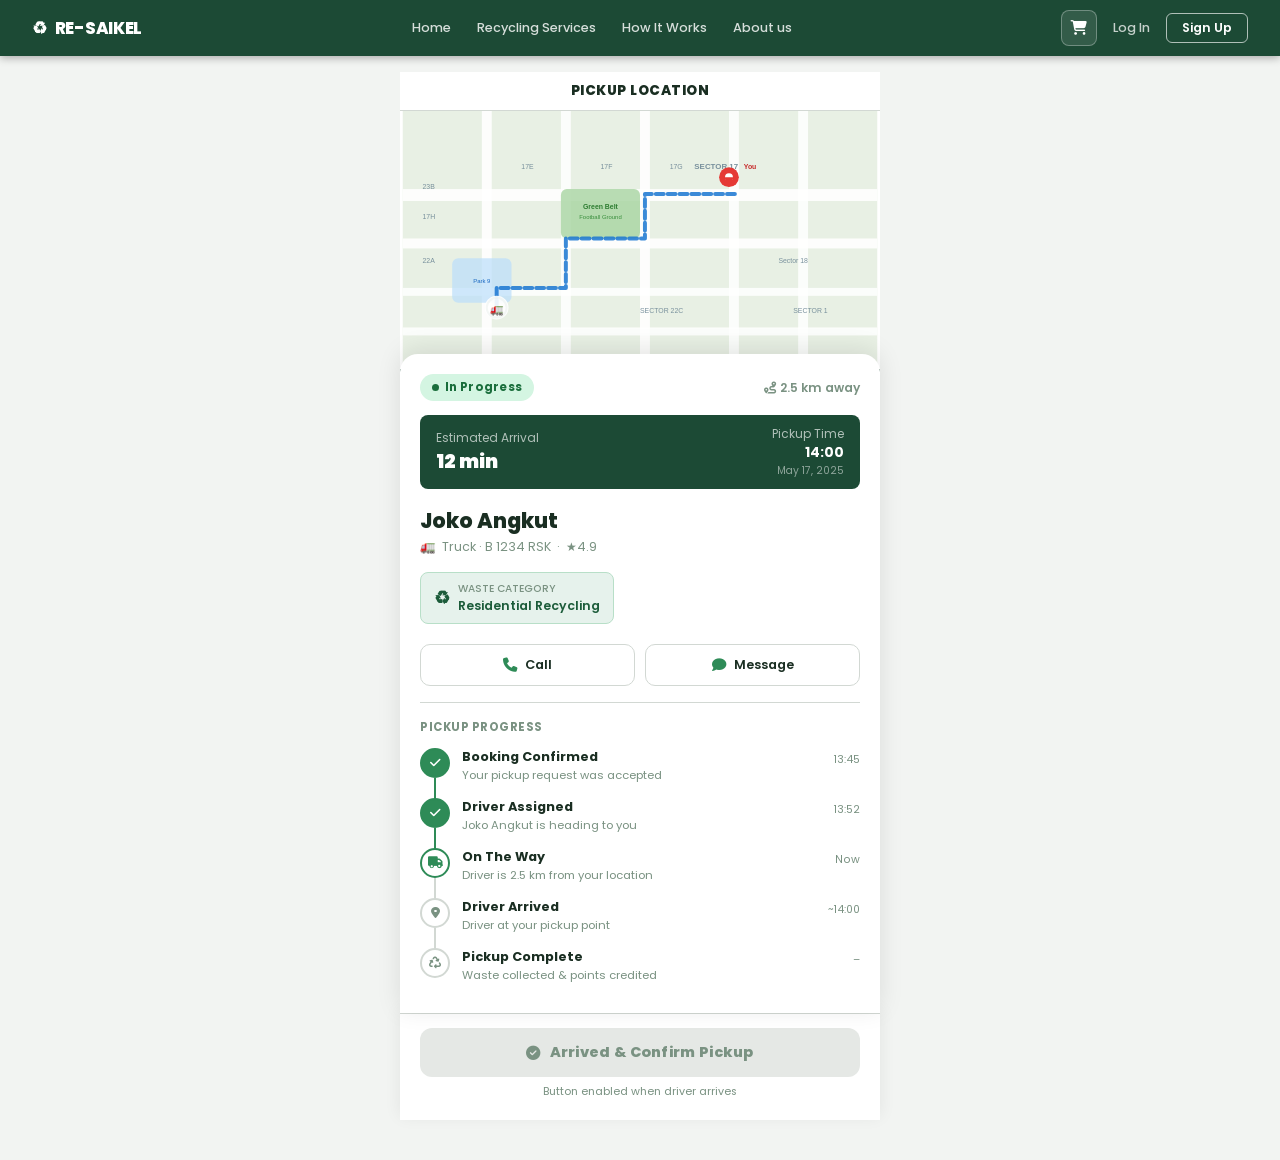
<file: pickup-tracking.html>
<!DOCTYPE html>
<html lang="en">
<head>
  <meta charset="UTF-8">
  <meta name="viewport" content="width=device-width, initial-scale=1.0">
  <title>RE-SAIKEL – Pickup Tracking</title>
  <link href="https://fonts.googleapis.com/css2?family=Poppins:wght@300;400;500;600;700;800;900&display=swap" rel="stylesheet">
  <link rel="stylesheet" href="https://cdnjs.cloudflare.com/ajax/libs/font-awesome/6.5.0/css/all.min.css">
  <link rel="stylesheet" href="style.css">
  <style>
    /* ── Tracking-specific styles ── */
    body { background: #f2f4f2; }

    .tracking-shell {
      max-width: 480px;
      margin: 0 auto;
      padding: 72px 0 40px;
      min-height: 100vh;
    }

    /* Map area */
    .track-map {
      background: white;
      border-bottom: 3px solid var(--nav);
      position: relative;
      height: 300px;
      overflow: hidden;
    }
    .map-title {
      position: absolute;
      top: 0; left: 0; right: 0;
      background: white;
      border-bottom: 1px solid var(--grey-border);
      padding: 9px 16px;
      font-weight: 800;
      font-size: .85rem;
      color: var(--text);
      text-align: center;
      letter-spacing: .5px;
      z-index: 10;
    }
    /* Fake map SVG */
    .map-svg-wrap {
      position: absolute;
      inset: 38px 0 0 0;
      overflow: hidden;
    }
    .map-svg-wrap svg { width: 100%; height: 100%; }

    /* Driver marker animated */
    .driver-dot {
      animation: driverMove 4s ease-in-out infinite alternate;
    }
    @keyframes driverMove {
      0%   { transform: translate(0px,   0px); }
      50%  { transform: translate(14px, -10px); }
      100% { transform: translate(28px, -18px); }
    }
    .pulse-ring {
      animation: pulseRing 1.5s ease-out infinite;
    }
    @keyframes pulseRing {
      0%   { r: 10; opacity: .6; }
      100% { r: 22; opacity: 0; }
    }

    /* Status + Info card */
    .track-card {
      background: white;
      border-radius: 18px 18px 0 0;
      margin-top: -18px;
      position: relative;
      z-index: 5;
      padding: 20px 20px 0;
      box-shadow: 0 -4px 24px rgba(0,0,0,.1);
    }

    .status-row {
      display: flex;
      align-items: center;
      justify-content: space-between;
      margin-bottom: 14px;
    }
    .status-badge {
      display: inline-flex;
      align-items: center;
      gap: 6px;
      padding: 5px 12px;
      border-radius: 50px;
      font-size: .72rem;
      font-weight: 700;
      letter-spacing: .3px;
    }
    .status-badge.inprogress { background: #d4f5e2; color: #1a6e3c; }
    .status-badge.arriving   { background: #fff3cd; color: #856404; }
    .status-badge.arrived    { background: #d1ecf1; color: #0c5460; }
    .status-badge .dot {
      width: 7px; height: 7px; border-radius: 50%;
      background: currentColor;
      animation: blink 1.2s ease infinite;
    }
    @keyframes blink { 0%,100%{opacity:1} 50%{opacity:.3} }
    .dist-label { font-size: .76rem; color: var(--text-light); font-weight: 600; }
    .dist-label i { margin-right: 4px; }

    .driver-name { font-size: 1.3rem; font-weight: 800; color: var(--text); margin-bottom: 2px; }
    .driver-addr { font-size: .78rem; color: var(--text-light); margin-bottom: 16px; }

    .waste-badge-row { margin-bottom: 20px; }
    .waste-chip {
      display: inline-flex;
      align-items: center;
      gap: 8px;
      background: var(--green-light);
      border: 1.5px solid #b8dfc8;
      border-radius: 8px;
      padding: 8px 13px;
      font-size: .78rem;
      font-weight: 600;
      color: var(--green);
    }
    .waste-chip .wico { font-size: 1.1rem; }
    .waste-chip .wlabel { color: var(--text-light); font-size: .65rem; display: block; font-weight: 500; }

    /* Action buttons */
    .action-row {
      display: grid;
      grid-template-columns: 1fr 1fr;
      gap: 10px;
      padding-bottom: 16px;
      border-bottom: 1px solid var(--grey-border);
    }
    .act-btn {
      display: flex;
      align-items: center;
      justify-content: center;
      gap: 8px;
      padding: 11px;
      border-radius: 10px;
      border: 1.5px solid var(--grey-border);
      background: white;
      font-size: .8rem;
      font-weight: 600;
      color: var(--text);
      cursor: pointer;
      font-family: 'Poppins', sans-serif;
      transition: background .15s, border-color .15s;
    }
    .act-btn:hover { background: var(--green-light); border-color: var(--green-mid); }
    .act-btn i { font-size: .9rem; color: var(--green-mid); }

    /* Steps timeline */
    .steps-timeline {
      padding: 16px 0;
    }
    .tl-title { font-size: .72rem; font-weight: 700; color: var(--text-light); text-transform: uppercase; letter-spacing: .5px; margin-bottom: 12px; }
    .tl-step {
      display: flex;
      align-items: flex-start;
      gap: 12px;
      margin-bottom: 14px;
      position: relative;
    }
    .tl-step:not(:last-child)::after {
      content: '';
      position: absolute;
      left: 14px; top: 30px;
      width: 2px; height: calc(100% + 2px);
      background: var(--grey-border);
    }
    .tl-step.done::after { background: var(--green-mid); }
    .tl-icon {
      width: 30px; height: 30px; border-radius: 50%;
      display: flex; align-items: center; justify-content: center;
      font-size: .75rem; flex-shrink: 0;
      border: 2px solid var(--grey-border);
      background: white;
      color: var(--text-light);
      position: relative; z-index: 1;
    }
    .tl-step.done .tl-icon   { background: var(--green-mid); border-color: var(--green-mid); color: white; }
    .tl-step.active .tl-icon { background: white; border-color: var(--green-mid); color: var(--green-mid); animation: pulseIcon .8s ease infinite alternate; }
    @keyframes pulseIcon { from { box-shadow:0 0 0 0 rgba(46,139,87,.4); } to { box-shadow:0 0 0 7px rgba(46,139,87,0); } }
    .tl-text h5  { font-weight: 700; font-size: .8rem; color: var(--text); margin-bottom: 2px; }
    .tl-text p   { font-size: .71rem; color: var(--text-light); line-height: 1.4; }
    .tl-time     { margin-left: auto; font-size: .67rem; color: var(--text-light); white-space: nowrap; flex-shrink: 0; padding-top: 4px; }

    /* Confirm button */
    .confirm-strip {
      position: sticky;
      bottom: 0;
      background: white;
      padding: 14px 20px 20px;
      border-top: 1px solid var(--grey-border);
      box-shadow: 0 -4px 16px rgba(0,0,0,.07);
    }
    .btn-confirm-pickup {
      width: 100%;
      background: var(--green-btn);
      color: white;
      padding: 14px;
      border: none;
      border-radius: 12px;
      font-weight: 800;
      font-size: .9rem;
      cursor: pointer;
      font-family: 'Poppins', sans-serif;
      transition: background .15s;
      display: flex;
      align-items: center;
      justify-content: center;
      gap: 9px;
      letter-spacing: .3px;
    }
    .btn-confirm-pickup:hover { background: #153d27; }
    .btn-confirm-pickup:disabled { background: var(--grey-card); color: var(--text-light); cursor: default; }

    /* ETA chip */
    .eta-chip {
      background: var(--nav);
      color: white;
      border-radius: 8px;
      padding: 10px 16px;
      display: flex;
      align-items: center;
      justify-content: space-between;
      margin-bottom: 16px;
    }
    .eta-chip .eta-left { font-size: .75rem; color: rgba(255,255,255,.65); }
    .eta-chip .eta-val  { font-size: 1.2rem; font-weight: 900; color: white; }
    .eta-chip .eta-sub  { font-size: .65rem; color: rgba(255,255,255,.5); }
    .eta-right { text-align: right; }

    /* Rating modal */
    .rating-overlay {
      position: fixed; inset: 0;
      background: rgba(15,30,20,.6);
      backdrop-filter: blur(4px);
      z-index: 900;
      display: none;
      align-items: center;
      justify-content: center;
    }
    .rating-overlay.open { display: flex; }
    .rating-box {
      background: white;
      border-radius: 18px;
      width: 340px;
      padding: 28px 24px;
      text-align: center;
      box-shadow: 0 20px 60px rgba(0,0,0,.25);
      animation: modalIn .25s ease;
    }
    .rating-ico  { font-size: 3rem; margin-bottom: 10px; }
    .rating-title{ font-weight: 800; font-size: 1.1rem; color: var(--text); margin-bottom: 5px; }
    .rating-sub  { font-size: .8rem; color: var(--text-light); margin-bottom: 18px; }
    .stars-row   { display: flex; justify-content: center; gap: 8px; margin-bottom: 18px; }
    .star-btn {
      font-size: 2rem; cursor: pointer; color: var(--grey-border);
      transition: color .1s, transform .1s;
      background: none; border: none;
    }
    .star-btn:hover,
    .star-btn.lit { color: #e8a020; transform: scale(1.2); }
    .points-earned {
      background: var(--green-light);
      border: 1.5px solid #b8dfc8;
      border-radius: 10px;
      padding: 12px;
      margin-bottom: 16px;
    }
    .pe-label { font-size: .72rem; color: var(--text-light); margin-bottom: 3px; }
    .pe-val   { font-size: 1.6rem; font-weight: 900; color: var(--green-mid); }
    .pe-sub   { font-size: .7rem; color: var(--text-light); }
    .btn-done {
      width: 100%;
      background: var(--green-btn);
      color: white;
      padding: 12px;
      border: none;
      border-radius: 10px;
      font-weight: 700;
      font-size: .85rem;
      cursor: pointer;
      font-family: 'Poppins', sans-serif;
    }
    .btn-done:hover { background: #153d27; }
  </style>
</head>
<body data-page="book">

  <!-- ══ NAV ══ -->
  <nav>
    <a class="nav-brand" href="index.html"><span class="ico">♻</span> RE-SAIKEL</a>
    <div class="nav-center">
      <a href="index.html"        id="nl-home">Home</a>
      <a href="services.html"     id="nl-services">Recycling Services</a>
      <a href="how-it-works.html" id="nl-how">How It Works</a>
      <a href="about.html"        id="nl-about">About us</a>
    </div>
    <div class="nav-right">
      <button class="nav-cart-btn" onclick="openCart()" title="View cart" aria-label="View cart">
        <i class="fas fa-shopping-cart"></i>
        <span class="cart-badge" id="cartBadge"></span>
      </button>
      <a href="#" class="login" id="nav-login-btn" onclick="openLogin();return false;">Log In</a>
      <a href="#" class="signin" id="nav-signin-btn" onclick="openLogin();return false;">Sign Up</a>
      <div class="nav-user-chip" id="nav-user-chip" style="display:none;">
        <a href="profile.html" style="text-decoration:none;display:flex;align-items:center;gap:7px;">
          <div class="nav-user-avatar" id="nav-user-avatar">👤</div>
          <span class="nav-user-name" id="nav-user-name">User</span>
        </a>
        <button class="nav-logout-btn" onclick="logout()">Logout</button>
      </div>
      <button class="hamburger-btn" id="hamburgerBtn" aria-label="Open menu" aria-expanded="false" onclick="toggleMobileMenu()">
        <i class="fas fa-bars"></i>
      </button>
    </div>
  </nav>

  <!-- ══ MOBILE MENU ══ -->
  <div class="mobile-menu" id="mobileMenu" role="navigation" aria-label="Mobile navigation">
    <a href="index.html"        class="mob-nav-link" id="mob-nl-home">    <i class="fas fa-home"></i> Home</a>
    <a href="services.html"     class="mob-nav-link" id="mob-nl-services"><i class="fas fa-recycle"></i> Recycling Services</a>
    <a href="how-it-works.html" class="mob-nav-link" id="mob-nl-how">    <i class="fas fa-question-circle"></i> How It Works</a>
    <a href="about.html"        class="mob-nav-link" id="mob-nl-about">  <i class="fas fa-info-circle"></i> About us</a>
    <div class="mob-nav-divider"></div>
    <a href="marketplace.html"  class="mob-nav-link"><i class="fas fa-store"></i> Marketplace</a>
    <a href="booking.html"      class="mob-nav-link"><i class="fas fa-calendar-check"></i> Book Pickup</a>
    <a href="profile.html"      class="mob-nav-link"><i class="fas fa-user"></i> My Profile</a>
    <div class="mob-nav-divider"></div>
    <button class="mob-nav-action primary" onclick="openLogin();closeMobileMenu()"><i class="fas fa-sign-in-alt"></i> Log In</button>
  </div>

  <!-- ══ LOGIN MODAL ══ -->
  <div class="modal-overlay" id="loginModal" onclick="if(event.target===this)closeLogin()">
    <div class="login-modal">
      <div class="lm-header">
        <div class="brand"><span>♻</span> RE-SAIKEL</div>
        <button class="lm-close" onclick="closeLogin()" aria-label="Close">✕</button>
      </div>
      <div class="lm-body">
        <div class="lm-title">Welcome back</div>
        <div class="lm-sub">Log in to access your cart, bookings, and green points.</div>
        <form onsubmit="submitLogin(event)" novalidate>
          <div class="lm-field">
            <label for="loginEmail">Email address</label>
            <input type="email" id="loginEmail" placeholder="you@example.com" autocomplete="email" aria-describedby="loginEmailErr">
            <span class="field-err" id="loginEmailErr" role="alert"></span>
          </div>
          <div class="lm-field">
            <label for="loginPassword">Password</label>
            <input type="password" id="loginPassword" placeholder="••••••••" autocomplete="current-password" aria-describedby="loginPassErr">
            <span class="field-err" id="loginPassErr" role="alert"></span>
          </div>
          <div class="lm-error" id="loginError" role="alert"></div>
          <button type="submit" class="lm-submit" id="loginSubmitBtn">LOG IN</button>
        </form>
      </div>
    </div>
  </div>

  <!-- ══ CART MODAL ══ -->
  <div class="modal-overlay" id="cartModal" onclick="if(event.target===this)closeCart()">
    <div class="cart-modal">
      <div class="cm-header"><div class="cm-title"><i class="fas fa-shopping-cart"></i> Your Cart</div><button class="cm-close" onclick="closeCart()" aria-label="Close cart">✕</button></div>
      <div class="cm-body" id="cartItems"></div>
      <div class="cm-footer">
        <div class="cm-total-row"><span class="cm-total-lbl">Total</span><span class="cm-total-val" id="cartTotal">Rp 0</span></div>
        <div class="cm-actions"><button class="cm-clear" onclick="clearCart()">Clear Cart</button><button class="cm-checkout" onclick="checkoutCart()">Checkout →</button></div>
      </div>
    </div>
  </div>
  </div>

  <!-- ══ RATING MODAL ══ -->
  <div class="rating-overlay" id="ratingModal">
    <div class="rating-box">
      <div class="rating-ico">🎉</div>
      <div class="rating-title">Pickup Complete!</div>
      <div class="rating-sub">How was your experience with <strong id="ratingDriverName">Joko Angkut</strong>?</div>
      <div class="stars-row" id="starsRow">
        <button class="star-btn" onclick="rateStar(1)">★</button>
        <button class="star-btn" onclick="rateStar(2)">★</button>
        <button class="star-btn" onclick="rateStar(3)">★</button>
        <button class="star-btn" onclick="rateStar(4)">★</button>
        <button class="star-btn lit" onclick="rateStar(5)">★</button>
      </div>
      <div class="points-earned">
        <div class="pe-label">Green Points Earned</div>
        <div class="pe-val" id="pointsEarned">+150 pts</div>
        <div class="pe-sub">Added to your RE-SAIKEL wallet</div>
      </div>
      <button class="btn-done" onclick="finishPickup()">View My Profile →</button>
    </div>
  </div>

  <!-- ══ TRACKING UI ══ -->
  <div class="tracking-shell">

    <!-- Map -->
    <div class="track-map">
      <div class="map-title">PICKUP LOCATION</div>
      <div class="map-svg-wrap">
        <svg viewBox="0 0 480 262" xmlns="http://www.w3.org/2000/svg">
          <!-- Base map background -->
          <rect width="480" height="262" fill="#e8f0e4"/>

          <!-- Roads - horizontal -->
          <rect x="0"   y="80"  width="480" height="12" fill="#fff" opacity=".9"/>
          <rect x="0"   y="130" width="480" height="10" fill="#fff" opacity=".9"/>
          <rect x="0"   y="180" width="480" height="8"  fill="#fff" opacity=".85"/>
          <rect x="0"   y="220" width="480" height="8"  fill="#fff" opacity=".85"/>
          <!-- Roads - vertical -->
          <rect x="80"  y="0"   width="10" height="262" fill="#fff" opacity=".9"/>
          <rect x="160" y="0"   width="10" height="262" fill="#fff" opacity=".85"/>
          <rect x="240" y="0"   width="10" height="262" fill="#fff" opacity=".9"/>
          <rect x="330" y="0"   width="10" height="262" fill="#fff" opacity=".85"/>
          <rect x="400" y="0"   width="10" height="262" fill="#fff" opacity=".85"/>

          <!-- Green belt / park -->
          <rect x="160" y="80" width="80" height="50" rx="6" fill="#a8d5a2" opacity=".8"/>
          <text x="200" y="100" fill="#2e7d32" font-size="7" text-anchor="middle" font-family="sans-serif" font-weight="bold">Green Belt</text>
          <text x="200" y="110" fill="#388e3c" font-size="6" text-anchor="middle" font-family="sans-serif">Football Ground</text>

          <!-- Blue area park -->
          <rect x="50" y="150" width="60" height="45" rx="6" fill="#bbdefb" opacity=".7"/>
          <text x="80" y="175" fill="#1565c0" font-size="6" text-anchor="middle" font-family="sans-serif">Park 9</text>

          <!-- Sector labels -->
          <text x="295" y="60"  fill="#78909c" font-size="8" font-family="sans-serif" font-weight="600">SECTOR 17</text>
          <text x="120" y="60"  fill="#78909c" font-size="7" font-family="sans-serif">17E</text>
          <text x="200" y="60"  fill="#78909c" font-size="7" font-family="sans-serif">17F</text>
          <text x="270" y="60"  fill="#78909c" font-size="7" font-family="sans-serif">17G</text>
          <text x="20"  y="110" fill="#78909c" font-size="7" font-family="sans-serif">17H</text>
          <text x="20"  y="80"  fill="#78909c" font-size="7" font-family="sans-serif">23B</text>
          <text x="20"  y="155" fill="#78909c" font-size="7" font-family="sans-serif">22A</text>
          <text x="240" y="205" fill="#78909c" font-size="7" font-family="sans-serif">SECTOR 22C</text>
          <text x="380" y="155" fill="#78909c" font-size="7" font-family="sans-serif">Sector 18</text>
          <text x="395" y="205" fill="#78909c" font-size="7" font-family="sans-serif">SECTOR 1</text>

          <!-- Route path -->
          <polyline points="95,200 95,180 165,180 165,130 245,130 245,85 340,85"
                    fill="none" stroke="#1976d2" stroke-width="4" stroke-linecap="round"
                    stroke-linejoin="round" stroke-dasharray="8,4" opacity=".85"/>

          <!-- Destination pin (red) -->
          <g transform="translate(330,68)">
            <circle cx="0" cy="0" r="10" fill="#e53935"/>
            <circle cx="0" cy="0" r="4"  fill="white"/>
            <polygon points="0,10 -5,0 5,0" fill="#e53935"/>
          </g>
          <text x="345" y="60" fill="#c62828" font-size="7" font-family="sans-serif" font-weight="700">You</text>

          <!-- Driver dot (animated) -->
          <g class="driver-dot" transform="translate(95,200)">
            <circle class="pulse-ring" cx="0" cy="0" r="10" fill="none" stroke="#1c5c3a" stroke-width="2" opacity=".5"/>
            <circle cx="0" cy="0" r="12" fill="white" opacity=".9"/>
            <text x="0" y="5" text-anchor="middle" font-size="11">🚛</text>
          </g>
        </svg>
      </div>
    </div>

    <!-- Info Card -->
    <div class="track-card">

      <div class="status-row">
        <div class="status-badge inprogress" id="statusBadge">
          <div class="dot"></div>
          <span id="statusText">In Progress</span>
        </div>
        <div class="dist-label"><i class="fas fa-route"></i><span id="distLabel">2.5 km away</span></div>
      </div>

      <div class="eta-chip">
        <div>
          <div class="eta-left">Estimated Arrival</div>
          <div class="eta-val" id="etaVal">12 min</div>
        </div>
        <div class="eta-right">
          <div class="eta-left">Pickup Time</div>
          <div style="color:white;font-weight:700;font-size:.85rem;" id="pickupTime">14:00</div>
          <div class="eta-sub">May 17, 2025</div>
        </div>
      </div>

      <div class="driver-name" id="driverName">Joko Angkut</div>
      <div class="driver-addr">🚛 &nbsp;Truck · B 1234 RSK &nbsp;·&nbsp; ★4.9</div>

      <div class="waste-badge-row">
        <div class="waste-chip">
          <span class="wico">♻</span>
          <div>
            <span class="wlabel">WASTE CATEGORY</span>
            <span id="wasteLabel">Residential Recycling</span>
          </div>
        </div>
      </div>

      <div class="action-row">
        <button class="act-btn" onclick="callDriver()"><i class="fas fa-phone"></i> Call</button>
        <button class="act-btn" onclick="msgDriver()"><i class="fas fa-comment"></i> Message</button>
      </div>

      <!-- Timeline -->
      <div class="steps-timeline">
        <div class="tl-title">Pickup Progress</div>

        <div class="tl-step done">
          <div class="tl-icon"><i class="fas fa-check"></i></div>
          <div class="tl-text">
            <h5>Booking Confirmed</h5>
            <p>Your pickup request was accepted</p>
          </div>
          <div class="tl-time">13:45</div>
        </div>

        <div class="tl-step done">
          <div class="tl-icon"><i class="fas fa-check"></i></div>
          <div class="tl-text">
            <h5>Driver Assigned</h5>
            <p>Joko Angkut is heading to you</p>
          </div>
          <div class="tl-time">13:52</div>
        </div>

        <div class="tl-step active" id="tlStep3">
          <div class="tl-icon"><i class="fas fa-truck"></i></div>
          <div class="tl-text">
            <h5>On The Way</h5>
            <p id="tlStep3Text">Driver is 2.5 km from your location</p>
          </div>
          <div class="tl-time" id="tlStep3Time">Now</div>
        </div>

        <div class="tl-step" id="tlStep4">
          <div class="tl-icon"><i class="fas fa-map-marker-alt"></i></div>
          <div class="tl-text">
            <h5>Driver Arrived</h5>
            <p>Driver at your pickup point</p>
          </div>
          <div class="tl-time" id="tlStep4Time">~14:00</div>
        </div>

        <div class="tl-step" id="tlStep5">
          <div class="tl-icon"><i class="fas fa-recycle"></i></div>
          <div class="tl-text">
            <h5>Pickup Complete</h5>
            <p>Waste collected & points credited</p>
          </div>
          <div class="tl-time" id="tlStep5Time">–</div>
        </div>
      </div>

    </div><!-- end track-card -->

    <!-- Confirm strip -->
    <div class="confirm-strip">
      <button class="btn-confirm-pickup" id="confirmPickupBtn" onclick="arriveAndConfirm()" disabled>
        <i class="fas fa-check-circle"></i> Arrived &amp; Confirm Pickup
      </button>
      <p style="text-align:center;font-size:.68rem;color:var(--text-light);margin-top:7px;" id="confirmHint">
        Button enabled when driver arrives
      </p>
    </div>

  </div><!-- end tracking-shell -->

  <div class="toast" id="toast"><i class="fas fa-check-circle"></i><span id="toastTxt"></span></div>

  <script src="script.js"></script>
  <script>
    /* ── Tracking page logic ── */

    // Read booking params from URL or localStorage
    const params    = new URLSearchParams(location.search);
    const bookingData = JSON.parse(localStorage.getItem('rs_active_booking') || '{}');

    const driverName  = params.get('driver')  || bookingData.partner  || 'Joko Angkut';
    const wasteType   = params.get('waste')   || bookingData.waste    || 'Residential Recycling';
    const pickupTime  = params.get('time')    || bookingData.time     || '14:00';

    document.getElementById('driverName').textContent     = driverName;
    document.getElementById('wasteLabel').textContent     = wasteType;
    document.getElementById('pickupTime').textContent     = pickupTime;
    document.getElementById('ratingDriverName').textContent = driverName;

    // Simulate driver approaching — countdown ETA
    let etaMin   = 12;
    let distKm   = 2.5;
    let phase    = 'approaching'; // approaching → arrived → done

    const etaEl   = document.getElementById('etaVal');
    const distEl  = document.getElementById('distLabel');
    const btn     = document.getElementById('confirmPickupBtn');
    const hint    = document.getElementById('confirmHint');

    const timer = setInterval(() => {
      if (phase === 'approaching') {
        etaMin  = Math.max(0, etaMin - 1);
        distKm  = Math.max(0, +(distKm - 0.2).toFixed(1));
        etaEl.textContent  = etaMin > 0 ? `${etaMin} min` : 'Arriving…';
        distEl.textContent = distKm > 0 ? `${distKm} km away` : 'Arrived';

        if (etaMin <= 0) {
          phase = 'arrived';
          driverArrived();
        }
      }
    }, 3000); // fast demo: 3s per simulated minute

    function driverArrived() {
      clearInterval(timer);

      // Status badge
      const badge = document.getElementById('statusBadge');
      badge.className = 'status-badge arriving';
      document.getElementById('statusText').textContent = 'Driver Arrived';

      // Timeline step 4
      const s4 = document.getElementById('tlStep4');
      document.getElementById('tlStep3').classList.remove('active');
      document.getElementById('tlStep3').classList.add('done');
      document.getElementById('tlStep3Text').textContent = 'Driver reached your location';
      s4.classList.add('active');
      document.getElementById('tlStep4Time').textContent = 'Now';

      // Enable button
      btn.disabled = false;
      btn.style.animation = 'pulseIcon .6s ease infinite alternate';
      hint.textContent = 'Tap to confirm & complete pickup';
      showToast('🚛 Driver has arrived at your location!');
    }

    function arriveAndConfirm() {
      if (phase !== 'arrived') return;
      phase = 'done';
      btn.disabled = true;

      // Timeline step 5
      const s5 = document.getElementById('tlStep5');
      document.getElementById('tlStep4').classList.remove('active');
      document.getElementById('tlStep4').classList.add('done');
      s5.classList.add('active');
      document.getElementById('tlStep5Time').textContent = 'Now';
      document.getElementById('statusBadge').className = 'status-badge arrived';
      document.getElementById('statusText').textContent = 'Completed';

      // Award points to user
      const pointsToAdd = wasteType === 'Electronic Waste' ? 200
                        : wasteType === 'Large Furniture'  ? 120
                        : 150;
      const kgRecycled  = wasteType === 'Electronic Waste' ? 8.0
                        : wasteType === 'Large Furniture'  ? 40.0
                        : 12.5;

      awardPickupPoints(pointsToAdd, kgRecycled);
      document.getElementById('pointsEarned').textContent = `+${pointsToAdd} pts`;

      setTimeout(() => {
        document.getElementById('ratingModal').classList.add('open');
      }, 600);
    }

    function awardPickupPoints(pts, kg) {
      const user = getUser();
      if (!user) return;
      user.points          = (user.points || 0) + pts;
      user.totalKgRecycled = +(((user.totalKgRecycled || 0) + kg).toFixed(1));
      user.totalCO2Saved   = +(((user.totalCO2Saved   || 0) + kg * 2.5).toFixed(1));
      user.totalTransactions = (user.totalTransactions || 0) + 1;

      if (!user.history) user.history = [];
      user.history.unshift({
        id: 'TX' + Date.now(),
        type: 'pickup',
        label: wasteType,
        kg, points: pts,
        co2: +(kg * 2.5).toFixed(1),
        date: new Date().toISOString().slice(0,10),
        status: 'completed'
      });
      localStorage.setItem('rs_auth_user', JSON.stringify(user));
    }

    let selectedRating = 5;
    function rateStar(n) {
      selectedRating = n;
      document.querySelectorAll('.star-btn').forEach((s, i) => {
        s.classList.toggle('lit', i < n);
      });
    }

    function callDriver()  { showToast('📞 Calling ' + driverName + '…'); }
    function msgDriver()   { showToast('💬 Opening chat with ' + driverName + '…'); }

    function finishPickup() {
      document.getElementById('ratingModal').classList.remove('open');
      localStorage.removeItem('rs_active_booking');
      window.location.href = 'profile.html';
    }
  </script>
</body>
</html>
</file>
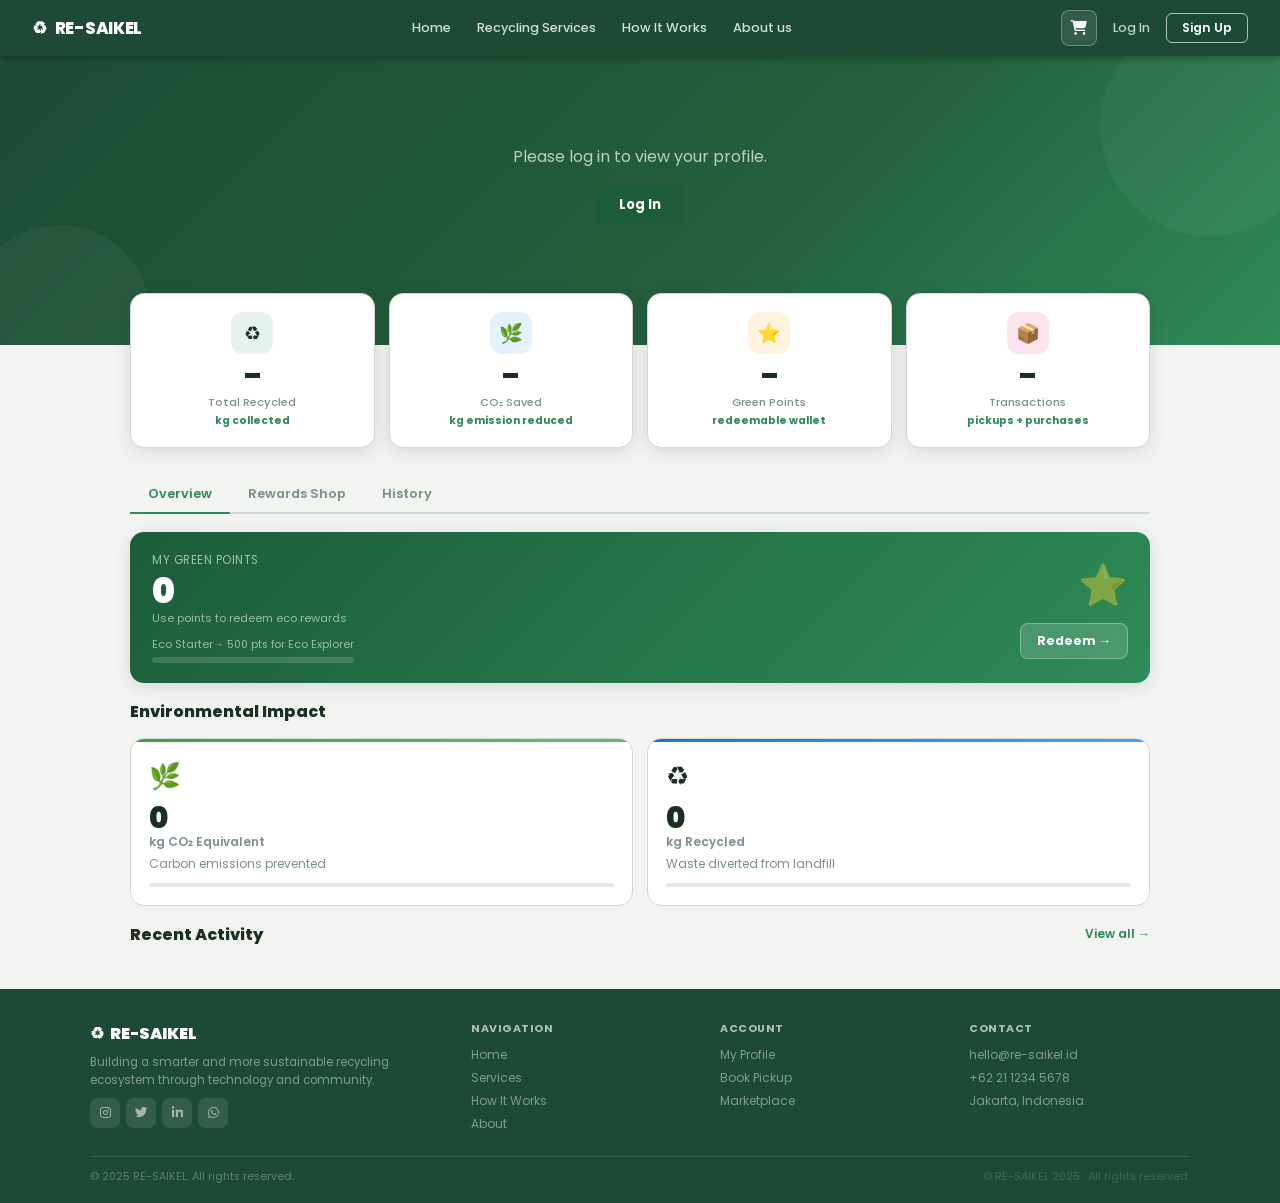
<file: profile.html>
<!DOCTYPE html>
<html lang="en">
<head>
  <meta charset="UTF-8">
  <meta name="viewport" content="width=device-width, initial-scale=1.0">
  <title>RE-SAIKEL – My Profile</title>
  <link href="https://fonts.googleapis.com/css2?family=Poppins:wght@300;400;500;600;700;800;900&display=swap" rel="stylesheet">
  <link rel="stylesheet" href="https://cdnjs.cloudflare.com/ajax/libs/font-awesome/6.5.0/css/all.min.css">
  <link rel="stylesheet" href="style.css">
  <style>
    /* ── Profile page styles ── */

    /* Hero banner */
    .profile-hero {
      background: linear-gradient(135deg, var(--nav) 0%, #24603f 60%, #2e8b57 100%);
      padding: 48px 40px 80px;
      position: relative;
      overflow: hidden;
    }
    .profile-hero::before {
      content: '';
      position: absolute;
      top: -40px; right: -40px;
      width: 220px; height: 220px;
      background: rgba(255,255,255,.04);
      border-radius: 50%;
    }
    .profile-hero::after {
      content: '';
      position: absolute;
      bottom: -60px; left: -30px;
      width: 180px; height: 180px;
      background: rgba(255,255,255,.04);
      border-radius: 50%;
    }
    .ph-inner { max-width: 1100px; margin: 0 auto; position: relative; z-index: 1; }
    .ph-top   { display: flex; align-items: center; gap: 20px; margin-bottom: 28px; }
    .ph-avatar {
      width: 72px; height: 72px; border-radius: 50%;
      background: rgba(255,255,255,.15);
      border: 3px solid rgba(255,255,255,.4);
      display: flex; align-items: center; justify-content: center;
      font-size: 2.2rem; flex-shrink: 0;
    }
    .ph-info {}
    .ph-name  { font-size: 1.4rem; font-weight: 800; color: white; margin-bottom: 3px; }
    .ph-email { font-size: .78rem; color: rgba(255,255,255,.6); margin-bottom: 5px; }
    .ph-since { font-size: .7rem; color: rgba(255,255,255,.45); }
    .ph-badge {
      display: inline-block;
      background: rgba(0,200,83,.25);
      border: 1px solid rgba(0,200,83,.4);
      color: #5dff9f;
      font-size: .65rem; font-weight: 700;
      padding: 3px 10px; border-radius: 50px;
      letter-spacing: .5px; text-transform: uppercase;
      margin-top: 4px;
    }
    .ph-edit-btn {
      margin-left: auto;
      background: rgba(255,255,255,.1);
      border: 1.5px solid rgba(255,255,255,.25);
      color: white; font-size: .76rem; font-weight: 600;
      padding: 7px 14px; border-radius: 8px;
      cursor: pointer; font-family: 'Poppins', sans-serif;
      flex-shrink: 0;
    }

    /* Stat cards that overlap the hero */
    .stat-cards-wrap {
      max-width: 1100px;
      margin: -52px auto 0;
      padding: 0 40px;
      position: relative;
      z-index: 10;
    }
    .stat-cards {
      display: grid;
      grid-template-columns: repeat(4, 1fr);
      gap: 14px;
    }
    .stat-card {
      background: white;
      border: 1.5px solid var(--grey-border);
      border-radius: var(--r-lg);
      padding: 18px 16px;
      text-align: center;
      box-shadow: var(--shadow-md);
      transition: transform .2s;
    }
    .stat-card:hover { transform: translateY(-3px); }
    .stat-card-ico {
      width: 42px; height: 42px; border-radius: 12px;
      background: var(--green-light);
      display: flex; align-items: center; justify-content: center;
      font-size: 1.2rem;
      margin: 0 auto 10px;
    }
    .stat-card-val  { font-size: 1.6rem; font-weight: 900; color: var(--text); line-height: 1; margin-bottom: 4px; }
    .stat-card-lbl  { font-size: .7rem; color: var(--text-light); font-weight: 500; }
    .stat-card-sub  { font-size: .65rem; color: var(--green-mid); font-weight: 700; margin-top: 2px; }

    /* Points wallet */
    .points-wallet {
      background: linear-gradient(135deg, #1c5c3a, #2e8b57);
      border-radius: var(--r-lg);
      padding: 20px 22px;
      color: white;
      display: flex; align-items: center; justify-content: space-between;
      box-shadow: var(--shadow-md);
      margin-bottom: 16px;
    }
    .pw-left {}
    .pw-label { font-size: .72rem; color: rgba(255,255,255,.6); margin-bottom: 4px; text-transform: uppercase; letter-spacing: .5px; }
    .pw-points { font-size: 2.2rem; font-weight: 900; line-height: 1; }
    .pw-sub    { font-size: .7rem; color: rgba(255,255,255,.55); margin-top: 2px; }
    .pw-right  { text-align: right; }
    .pw-icon   { font-size: 2.5rem; opacity: .4; }
    .btn-redeem {
      background: rgba(255,255,255,.15);
      border: 1.5px solid rgba(255,255,255,.3);
      color: white; font-size: .76rem; font-weight: 700;
      padding: 8px 16px; border-radius: 8px;
      cursor: pointer; font-family: 'Poppins', sans-serif;
      transition: background .15s; margin-top: 8px;
    }
    .btn-redeem:hover { background: rgba(255,255,255,.25); }

    /* Progress bar */
    .level-bar-wrap { margin-top: 10px; }
    .level-row { display: flex; justify-content: space-between; font-size: .68rem; color: rgba(255,255,255,.55); margin-bottom: 4px; }
    .level-bar { height: 6px; background: rgba(255,255,255,.15); border-radius: 3px; overflow: hidden; }
    .level-fill { height: 100%; background: #5dff9f; border-radius: 3px; transition: width 1.2s ease; }

    /* Eco impact section */
    .eco-row {
      display: grid;
      grid-template-columns: 1fr 1fr;
      gap: 14px;
      margin-bottom: 16px;
    }
    .eco-card {
      background: white;
      border: 1.5px solid var(--grey-border);
      border-radius: var(--r-lg);
      padding: 18px;
      position: relative; overflow: hidden;
    }
    .eco-card::before {
      content: '';
      position: absolute;
      top: 0; left: 0; right: 0;
      height: 3px;
    }
    .eco-card.co2::before  { background: linear-gradient(90deg, #43a047, #66bb6a); }
    .eco-card.kg::before   { background: linear-gradient(90deg, #1976d2, #42a5f5); }
    .eco-card-ico { font-size: 1.6rem; margin-bottom: 8px; }
    .eco-card-val { font-size: 1.8rem; font-weight: 900; color: var(--text); line-height: 1; }
    .eco-card-unit{ font-size: .75rem; color: var(--text-light); font-weight: 600; }
    .eco-card-lbl { font-size: .75rem; color: var(--text-light); margin-top: 4px; }
    .eco-mini-bar { height: 4px; background: var(--grey-card); border-radius: 2px; margin-top: 10px; overflow: hidden; }
    .eco-mini-fill{ height: 100%; border-radius: 2px; }
    .eco-card.co2 .eco-mini-fill { background: #43a047; }
    .eco-card.kg  .eco-mini-fill { background: #1976d2; }

    /* Reward shop */
    .reward-grid { display: grid; grid-template-columns: repeat(3,1fr); gap: 12px; }
    .reward-card {
      background: white;
      border: 1.5px solid var(--grey-border);
      border-radius: var(--r-lg);
      padding: 14px 12px;
      text-align: center;
      transition: box-shadow .2s, border-color .2s;
    }
    .reward-card:hover { box-shadow: var(--shadow-md); border-color: var(--green-mid); }
    .reward-ico   { font-size: 2rem; margin-bottom: 6px; }
    .reward-name  { font-weight: 700; font-size: .78rem; color: var(--text); margin-bottom: 4px; }
    .reward-cost  { font-size: .72rem; color: var(--green-mid); font-weight: 800; margin-bottom: 8px; }
    .reward-cost i{ font-size: .65rem; }
    .btn-redeem-item {
      width: 100%;
      background: var(--green-btn);
      color: white; border: none;
      padding: 7px; border-radius: 7px;
      font-size: .72rem; font-weight: 700;
      cursor: pointer; font-family: 'Poppins', sans-serif;
      transition: background .15s;
    }
    .btn-redeem-item:hover { background: #153d27; }
    .btn-redeem-item.no-pts { background: var(--grey-card); color: var(--text-light); cursor: default; }

    /* History */
    .history-list { display: flex; flex-direction: column; gap: 10px; }
    .hist-item {
      background: white;
      border: 1.5px solid var(--grey-border);
      border-radius: var(--r-lg);
      padding: 14px 16px;
      display: flex; align-items: center; gap: 14px;
      transition: box-shadow .15s;
    }
    .hist-item:hover { box-shadow: var(--shadow-sm); }
    .hist-ico {
      width: 40px; height: 40px; border-radius: 11px;
      display: flex; align-items: center; justify-content: center;
      font-size: 1.1rem; flex-shrink: 0;
    }
    .hist-ico.pickup   { background: #e8f5e9; }
    .hist-ico.purchase { background: #fff3e0; }
    .hist-ico.redeem   { background: #e3f2fd; }
    .hist-body { flex: 1; }
    .hist-label { font-weight: 700; font-size: .82rem; color: var(--text); margin-bottom: 2px; }
    .hist-meta  { font-size: .72rem; color: var(--text-light); }
    .hist-pts {
      font-weight: 800; font-size: .88rem;
      text-align: right; flex-shrink: 0;
    }
    .hist-pts.plus  { color: var(--green-mid); }
    .hist-pts.minus { color: #e67e22; }
    .hist-date { font-size: .65rem; color: var(--text-light); }

    /* Section header */
    .sec-hd {
      display: flex; align-items: center; justify-content: space-between;
      margin-bottom: 14px;
    }
    .sec-hd h2 { font-size: 1rem; font-weight: 800; color: var(--text); }
    .sec-hd a  { font-size: .75rem; color: var(--green-mid); text-decoration: none; font-weight: 600; }

    /* Tabs */
    .tab-bar { display: flex; gap: 0; border-bottom: 2px solid var(--grey-border); margin-bottom: 18px; }
    .tab-btn {
      padding: 9px 18px; font-size: .8rem; font-weight: 600;
      color: var(--text-light); cursor: pointer;
      border: none; background: none; font-family: 'Poppins', sans-serif;
      border-bottom: 2px solid transparent; margin-bottom: -2px;
      transition: color .15s;
    }
    .tab-btn.active { color: var(--green-mid); border-bottom-color: var(--green-mid); }
    .tab-pane { display: none; }
    .tab-pane.active { display: block; }

    /* Responsive */
    @media (max-width: 900px) {
      .stat-cards { grid-template-columns: 1fr 1fr; }
      .stat-cards-wrap { padding: 0 20px; }
      .profile-hero { padding: 40px 20px 70px; }
      .eco-row { grid-template-columns: 1fr; }
      .reward-grid { grid-template-columns: 1fr 1fr; }
    }
    @media (max-width: 600px) {
      .stat-cards { grid-template-columns: 1fr 1fr; }
      .reward-grid { grid-template-columns: 1fr 1fr; }
    }
  </style>
</head>
<body data-page="profile">

  <!-- ══ NAV ══ -->
  <nav>
    <a class="nav-brand" href="index.html"><span class="ico">♻</span> RE-SAIKEL</a>
    <div class="nav-center">
      <a href="index.html"        id="nl-home">Home</a>
      <a href="services.html"     id="nl-services">Recycling Services</a>
      <a href="how-it-works.html" id="nl-how">How It Works</a>
      <a href="about.html"        id="nl-about">About us</a>
    </div>
    <div class="nav-right">
      <button class="nav-cart-btn" onclick="openCart()" title="View cart" aria-label="View cart">
        <i class="fas fa-shopping-cart"></i>
        <span class="cart-badge" id="cartBadge"></span>
      </button>
      <a href="#" class="login" id="nav-login-btn" onclick="openLogin();return false;">Log In</a>
      <a href="#" class="signin" id="nav-signin-btn" onclick="openLogin();return false;">Sign Up</a>
      <div class="nav-user-chip" id="nav-user-chip" style="display:none;">
        <a href="profile.html" style="text-decoration:none;display:flex;align-items:center;gap:7px;">
          <div class="nav-user-avatar" id="nav-user-avatar">👤</div>
          <span class="nav-user-name" id="nav-user-name">User</span>
        </a>
        <button class="nav-logout-btn" onclick="logout()">Logout</button>
      </div>
      <button class="hamburger-btn" id="hamburgerBtn" aria-label="Open menu" aria-expanded="false" onclick="toggleMobileMenu()">
        <i class="fas fa-bars"></i>
      </button>
    </div>
  </nav>

  <!-- ══ MOBILE MENU ══ -->
  <div class="mobile-menu" id="mobileMenu" role="navigation" aria-label="Mobile navigation">
    <a href="index.html"        class="mob-nav-link" id="mob-nl-home">    <i class="fas fa-home"></i> Home</a>
    <a href="services.html"     class="mob-nav-link" id="mob-nl-services"><i class="fas fa-recycle"></i> Recycling Services</a>
    <a href="how-it-works.html" class="mob-nav-link" id="mob-nl-how">    <i class="fas fa-question-circle"></i> How It Works</a>
    <a href="about.html"        class="mob-nav-link" id="mob-nl-about">  <i class="fas fa-info-circle"></i> About us</a>
    <div class="mob-nav-divider"></div>
    <a href="marketplace.html"  class="mob-nav-link"><i class="fas fa-store"></i> Marketplace</a>
    <a href="booking.html"      class="mob-nav-link"><i class="fas fa-calendar-check"></i> Book Pickup</a>
    <a href="profile.html"      class="mob-nav-link"><i class="fas fa-user"></i> My Profile</a>
    <div class="mob-nav-divider"></div>
    <button class="mob-nav-action primary" onclick="openLogin();closeMobileMenu()"><i class="fas fa-sign-in-alt"></i> Log In</button>
  </div>

  <!-- ══ LOGIN MODAL ══ -->
  <div class="modal-overlay" id="loginModal" onclick="if(event.target===this)closeLogin()">
    <div class="login-modal">
      <div class="lm-header">
        <div class="brand"><span>♻</span> RE-SAIKEL</div>
        <button class="lm-close" onclick="closeLogin()" aria-label="Close">✕</button>
      </div>
      <div class="lm-body">
        <div class="lm-title">Welcome back</div>
        <div class="lm-sub">Log in to access your cart, bookings, and green points.</div>
        <form onsubmit="submitLogin(event)" novalidate>
          <div class="lm-field">
            <label for="loginEmail">Email address</label>
            <input type="email" id="loginEmail" placeholder="you@example.com" autocomplete="email" aria-describedby="loginEmailErr">
            <span class="field-err" id="loginEmailErr" role="alert"></span>
          </div>
          <div class="lm-field">
            <label for="loginPassword">Password</label>
            <input type="password" id="loginPassword" placeholder="••••••••" autocomplete="current-password" aria-describedby="loginPassErr">
            <span class="field-err" id="loginPassErr" role="alert"></span>
          </div>
          <div class="lm-error" id="loginError" role="alert"></div>
          <button type="submit" class="lm-submit" id="loginSubmitBtn">LOG IN</button>
        </form>
      </div>
    </div>
  </div>

  <!-- ══ CART MODAL ══ -->
  <div class="modal-overlay" id="cartModal" onclick="if(event.target===this)closeCart()">
    <div class="cart-modal">
      <div class="cm-header"><div class="cm-title"><i class="fas fa-shopping-cart"></i> Your Cart</div><button class="cm-close" onclick="closeCart()" aria-label="Close cart">✕</button></div>
      <div class="cm-body" id="cartItems"></div>
      <div class="cm-footer">
        <div class="cm-total-row"><span class="cm-total-lbl">Total</span><span class="cm-total-val" id="cartTotal">Rp 0</span></div>
        <div class="cm-actions"><button class="cm-clear" onclick="clearCart()">Clear Cart</button><button class="cm-checkout" onclick="checkoutCart()">Checkout →</button></div>
      </div>
    </div>
  </div>
  </div>

  <!-- ══ REDEEM MODAL ══ -->
  <div class="modal-overlay" id="redeemModal" onclick="if(event.target===this)closeRedeem()">
    <div class="login-modal">
      <div class="lm-header">
        <div class="brand">🎁 Redeem Points</div>
        <button class="lm-close" onclick="closeRedeem()">✕</button>
      </div>
      <div class="lm-body">
        <div id="redeemContent"></div>
      </div>
    </div>
  </div>

  <!-- ══ PROFILE PAGE ══ -->
  <main class="page-shell">

    <!-- ── Hero Banner ── -->
    <div class="profile-hero">
      <div class="ph-inner">
        <div class="ph-top">
          <div class="ph-avatar" id="ph-avatar">👤</div>
          <div class="ph-info">
            <div class="ph-name"  id="ph-name">Loading…</div>
            <div class="ph-email" id="ph-email">–</div>
            <div class="ph-since" id="ph-since">Member since –</div>
            <div class="ph-badge" id="ph-badge">Eco Starter</div>
          </div>
          <button class="ph-edit-btn"><i class="fas fa-pen" style="margin-right:5px;"></i>Edit</button>
        </div>
      </div>
    </div>

    <!-- ── Stat Cards ── -->
    <div class="stat-cards-wrap">
      <div class="stat-cards">
        <div class="stat-card sr">
          <div class="stat-card-ico">♻</div>
          <div class="stat-card-val" id="sc-kg">–</div>
          <div class="stat-card-lbl">Total Recycled</div>
          <div class="stat-card-sub" id="sc-kg-sub">kg collected</div>
        </div>
        <div class="stat-card sr">
          <div class="stat-card-ico" style="background:#e3f2fd;">🌿</div>
          <div class="stat-card-val" id="sc-co2">–</div>
          <div class="stat-card-lbl">CO₂ Saved</div>
          <div class="stat-card-sub" id="sc-co2-sub">kg emission reduced</div>
        </div>
        <div class="stat-card sr">
          <div class="stat-card-ico" style="background:#fff3e0;">⭐</div>
          <div class="stat-card-val" id="sc-pts">–</div>
          <div class="stat-card-lbl">Green Points</div>
          <div class="stat-card-sub">redeemable wallet</div>
        </div>
        <div class="stat-card sr">
          <div class="stat-card-ico" style="background:#fce4ec;">📦</div>
          <div class="stat-card-val" id="sc-tx">–</div>
          <div class="stat-card-lbl">Transactions</div>
          <div class="stat-card-sub">pickups + purchases</div>
        </div>
      </div>
    </div>

    <!-- ── Main content ── -->
    <div style="max-width:1100px;margin:0 auto;padding:28px 40px;">

      <!-- Tabs -->
      <div class="tab-bar">
        <button class="tab-btn active" onclick="switchTab('overview',this)">Overview</button>
        <button class="tab-btn"        onclick="switchTab('rewards',this)">Rewards Shop</button>
        <button class="tab-btn"        onclick="switchTab('history',this)">History</button>
      </div>

      <!-- ── TAB: OVERVIEW ── -->
      <div class="tab-pane active" id="tab-overview">

        <!-- Points wallet -->
        <div class="points-wallet" id="pointsWallet">
          <div class="pw-left">
            <div class="pw-label">My Green Points</div>
            <div class="pw-points" id="pw-pts">0</div>
            <div class="pw-sub">Use points to redeem eco rewards</div>
            <div class="level-bar-wrap">
              <div class="level-row">
                <span id="levelLabel">Eco Starter</span>
                <span id="levelNext">→ 500 pts for Eco Explorer</span>
              </div>
              <div class="level-bar">
                <div class="level-fill" id="levelFill" style="width:0%"></div>
              </div>
            </div>
          </div>
          <div class="pw-right">
            <div class="pw-icon">⭐</div>
            <button class="btn-redeem" onclick="switchTab('rewards', document.querySelector('.tab-btn:nth-child(2)'))">Redeem →</button>
          </div>
        </div>

        <!-- Eco impact -->
        <div class="sec-hd"><h2>Environmental Impact</h2></div>
        <div class="eco-row">
          <div class="eco-card co2">
            <div class="eco-card-ico">🌿</div>
            <div class="eco-card-val" id="eco-co2">0</div>
            <div class="eco-card-unit">kg CO₂ Equivalent</div>
            <div class="eco-card-lbl">Carbon emissions prevented</div>
            <div class="eco-mini-bar"><div class="eco-mini-fill" id="eco-co2-bar" style="width:0%"></div></div>
          </div>
          <div class="eco-card kg">
            <div class="eco-card-ico">♻</div>
            <div class="eco-card-val" id="eco-kg">0</div>
            <div class="eco-card-unit">kg Recycled</div>
            <div class="eco-card-lbl">Waste diverted from landfill</div>
            <div class="eco-mini-bar"><div class="eco-mini-fill" id="eco-kg-bar" style="width:0%"></div></div>
          </div>
        </div>

        <!-- Recent activity -->
        <div class="sec-hd">
          <h2>Recent Activity</h2>
          <a href="#" onclick="switchTab('history',document.querySelector('.tab-btn:nth-child(3)'));return false;">View all →</a>
        </div>
        <div class="history-list" id="recentHistory"></div>

      </div>

      <!-- ── TAB: REWARDS ── -->
      <div class="tab-pane" id="tab-rewards">
        <div class="sec-hd"><h2>Redeem Your Points</h2><span id="shop-pts-display" style="font-size:.8rem;color:var(--green-mid);font-weight:700;"></span></div>
        <div class="reward-grid" id="rewardGrid"></div>
      </div>

      <!-- ── TAB: HISTORY ── -->
      <div class="tab-pane" id="tab-history">
        <div class="sec-hd"><h2>All Transactions</h2></div>
        <div class="history-list" id="fullHistory"></div>
      </div>

    </div>

  </main>

  <!-- Footer -->
  <footer>
    <div class="ft-inner">
      <div class="ft-brand">
        <div class="logo"><span>♻</span> RE-SAIKEL</div>
        <p>Building a smarter and more sustainable recycling ecosystem through technology and community.</p>
        <div class="ft-social">
          <a href="#"><i class="fab fa-instagram"></i></a>
          <a href="#"><i class="fab fa-twitter"></i></a>
          <a href="#"><i class="fab fa-linkedin-in"></i></a>
          <a href="#"><i class="fab fa-whatsapp"></i></a>
        </div>
      </div>
      <div class="ft-col"><h4>Navigation</h4><a href="index.html">Home</a><a href="services.html">Services</a><a href="how-it-works.html">How It Works</a><a href="about.html">About</a></div>
      <div class="ft-col"><h4>Account</h4><a href="profile.html">My Profile</a><a href="booking.html">Book Pickup</a><a href="marketplace.html">Marketplace</a></div>
      <div class="ft-col"><h4>Contact</h4><a href="mailto:hello@re-saikel.id">hello@re-saikel.id</a><a href="tel:+622112345678">+62 21 1234 5678</a><span class="ft-nolink">Jakarta, Indonesia</span></div>
    </div>
    <div class="ft-bottom"><span>© 2025 RE-SAIKEL. All rights reserved.</span><span style="opacity:.5;">© RE-SAIKEL 2025 · All rights reserved.</span></div>
  </footer>

  <div class="toast" id="toast"><i class="fas fa-check-circle"></i><span id="toastTxt"></span></div>
  <script src="script.js"></script>
  <script>
  /* ── Profile page logic ── */

  const REWARDS = [
    { id:'R01', name:'Free Pickup',         emoji:'🚛', cost:200,  desc:'One free residential pickup' },
    { id:'R02', name:'Eco Tote Bag',         emoji:'👜', cost:150,  desc:'Recycled canvas tote bag' },
    { id:'R03', name:'Plant Sapling',        emoji:'🌱', cost:100,  desc:'Native tree seedling kit' },
    { id:'R04', name:'Compost Set',          emoji:'🌿', cost:300,  desc:'Home composting starter' },
    { id:'R05', name:'RE-SAIKEL Cap',        emoji:'🧢', cost:250,  desc:'Eco-branded merchandise' },
    { id:'R06', name:'Priority Pickup',      emoji:'⚡', cost:400,  desc:'Same-day pickup slot' },
    { id:'R07', name:'Marketplace Voucher',  emoji:'🎟', cost:500,  desc:'Rp 50.000 store credit' },
    { id:'R08', name:'Partner Discount',     emoji:'💚', cost:350,  desc:'10% off partner services' },
    { id:'R09', name:'Carbon Certificate',   emoji:'📜', cost:800,  desc:'Official eco impact cert' },
  ];

  function getLevelInfo(pts) {
    if (pts >= 5000) return { label:'Eco Legend',    next: null,  pct: 100 };
    if (pts >= 2000) return { label:'Eco Champion',  next: 5000,  pct: Math.round((pts-2000)/30) };
    if (pts >= 1000) return { label:'Eco Hero',      next: 2000,  pct: Math.round((pts-1000)/10) };
    if (pts >= 500)  return { label:'Eco Explorer',  next: 1000,  pct: Math.round((pts-500)/5) };
    return               { label:'Eco Starter',   next: 500,   pct: Math.round(pts/5) };
  }

  function renderProfile() {
    const user = getUser();
    if (!user) {
      document.querySelector('.profile-hero').innerHTML =
        `<div class="ph-inner" style="text-align:center;padding:40px 0;">
          <p style="color:rgba(255,255,255,.7);margin-bottom:16px;">Please log in to view your profile.</p>
          <button onclick="openLogin()" class="btn-dark">Log In</button>
        </div>`;
      return;
    }

    // Hero
    document.getElementById('ph-avatar').textContent = user.avatar || '👤';
    document.getElementById('ph-name').textContent   = user.name;
    document.getElementById('ph-email').textContent  = user.email;
    document.getElementById('ph-since').textContent  = 'Member since ' + (user.joinedDate || '2024');

    const lvl = getLevelInfo(user.points || 0);
    document.getElementById('ph-badge').textContent  = lvl.label;

    // Stat cards
    document.getElementById('sc-kg').textContent    = (user.totalKgRecycled || 0) + ' kg';
    document.getElementById('sc-co2').textContent   = (user.totalCO2Saved || 0) + ' kg';
    document.getElementById('sc-pts').textContent   = (user.points || 0).toLocaleString();
    document.getElementById('sc-tx').textContent    = user.totalTransactions || 0;

    // Points wallet
    document.getElementById('pw-pts').textContent   = (user.points || 0).toLocaleString();
    document.getElementById('levelLabel').textContent = lvl.label;
    document.getElementById('levelNext').textContent  = lvl.next
      ? `→ ${lvl.next} pts for next level`
      : '🏆 Max level reached!';
    setTimeout(() => {
      document.getElementById('levelFill').style.width = Math.min(lvl.pct, 100) + '%';
    }, 300);

    // Eco impact
    const co2 = user.totalCO2Saved   || 0;
    const kg  = user.totalKgRecycled || 0;
    document.getElementById('eco-co2').textContent = co2;
    document.getElementById('eco-kg').textContent  = kg;
    setTimeout(() => {
      document.getElementById('eco-co2-bar').style.width = Math.min(co2/5, 100) + '%';
      document.getElementById('eco-kg-bar').style.width  = Math.min(kg/2,  100) + '%';
    }, 400);

    // Recent history (last 3)
    renderHistoryList(user.history || [], 'recentHistory', 3);
    // Full history
    renderHistoryList(user.history || [], 'fullHistory', 999);

    // Rewards shop
    document.getElementById('shop-pts-display').textContent = `You have ${(user.points||0).toLocaleString()} pts`;
    renderRewards(user.points || 0);
  }

  function renderHistoryList(history, elId, max) {
    const el = document.getElementById(elId);
    if (!history.length) { el.innerHTML = '<p style="color:var(--text-light);font-size:.82rem;text-align:center;padding:20px;">No transactions yet.</p>'; return; }
    el.innerHTML = history.slice(0, max).map(h => `
      <div class="hist-item">
        <div class="hist-ico ${h.type}">${h.type==='pickup'?'♻':h.type==='purchase'?'🛒':'🎁'}</div>
        <div class="hist-body">
          <div class="hist-label">${h.label}</div>
          <div class="hist-meta">${h.type.charAt(0).toUpperCase()+h.type.slice(1)}${h.kg?' · '+h.kg+' kg':''}</div>
        </div>
        <div>
          <div class="hist-pts ${h.points>0?'plus':'minus'}">${h.points>0?'+':''}${h.points} pts</div>
          <div class="hist-date">${h.date}</div>
        </div>
      </div>`).join('');
  }

  function renderRewards(userPts) {
    const grid = document.getElementById('rewardGrid');
    grid.innerHTML = REWARDS.map(r => {
      const canAfford = userPts >= r.cost;
      return `
        <div class="reward-card">
          <div class="reward-ico">${r.emoji}</div>
          <div class="reward-name">${r.name}</div>
          <div class="reward-cost"><i class="fas fa-star"></i> ${r.cost} pts</div>
          <button class="btn-redeem-item ${canAfford?'':'no-pts'}"
                  onclick="${canAfford?`redeemItem('${r.id}','${r.name}',${r.cost},'${r.emoji}')`:'showToast(\'Not enough points.\')'}">
            ${canAfford?'Redeem':'Need '+r.cost+' pts'}
          </button>
        </div>`;
    }).join('');
  }

  function redeemItem(id, name, cost, emoji) {
    const user = getUser();
    if (!user || user.points < cost) { showToast('Not enough points.'); return; }

    document.getElementById('redeemContent').innerHTML = `
      <div style="text-align:center;padding:10px 0;">
        <div style="font-size:3rem;margin-bottom:10px;">${emoji}</div>
        <div style="font-weight:800;font-size:1.05rem;margin-bottom:5px;">Redeem ${name}?</div>
        <div style="font-size:.8rem;color:var(--text-light);margin-bottom:20px;">This will deduct <strong>${cost} Green Points</strong> from your wallet.</div>
        <div style="display:flex;gap:10px;">
          <button onclick="closeRedeem()" style="flex:1;padding:10px;border-radius:8px;border:1.5px solid var(--grey-border);background:white;cursor:pointer;font-family:Poppins,sans-serif;font-weight:600;">Cancel</button>
          <button onclick="confirmRedeem('${id}','${name}',${cost},'${emoji}')" style="flex:1;padding:10px;border-radius:8px;border:none;background:var(--green-btn);color:white;cursor:pointer;font-family:Poppins,sans-serif;font-weight:700;">Confirm</button>
        </div>
      </div>`;
    document.getElementById('redeemModal').classList.add('open');
  }

  function confirmRedeem(id, name, cost, emoji) {
    const user = getUser();
    if (!user) return;
    user.points -= cost;
    if (!user.history) user.history = [];
    user.history.unshift({
      id: 'RD'+Date.now(), type:'redeem',
      label: name + ' (Redeemed)',
      points: -cost,
      date: new Date().toISOString().slice(0,10),
      status:'completed'
    });
    localStorage.setItem('rs_auth_user', JSON.stringify(user));
    closeRedeem();
    renderProfile();
    renderNav();
    showToast(`${emoji} ${name} redeemed! Check your email for details.`);
  }

  function closeRedeem() {
    document.getElementById('redeemModal').classList.remove('open');
  }

  function switchTab(name, btn) {
    document.querySelectorAll('.tab-btn').forEach(b => b.classList.remove('active'));
    document.querySelectorAll('.tab-pane').forEach(p => p.classList.remove('active'));
    if (btn) btn.classList.add('active');
    document.getElementById('tab-'+name).classList.add('active');
  }

  // Init
  document.addEventListener('DOMContentLoaded', () => {
    renderProfile();
  });
  </script>
</body>
</html>
</file>
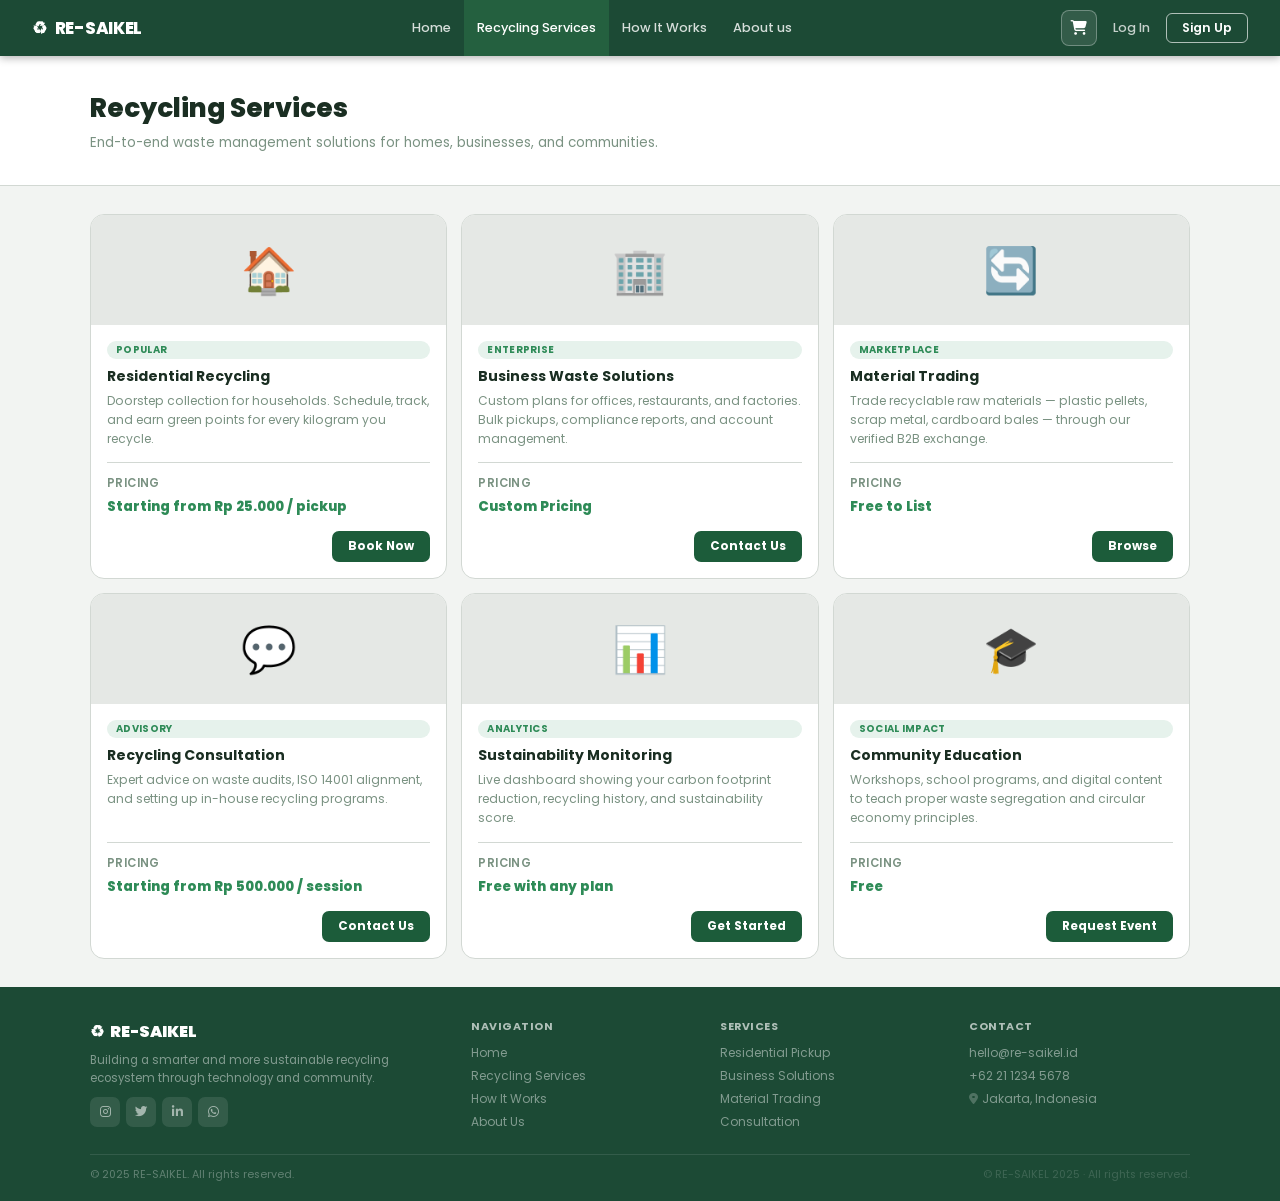
<file: services.html>
<!DOCTYPE html>
<html lang="en">
<head>
  <meta charset="UTF-8">
  <meta name="viewport" content="width=device-width, initial-scale=1.0">
  <title>RE-SAIKEL – Recycling Services</title>
  <link href="https://fonts.googleapis.com/css2?family=Poppins:wght@300;400;500;600;700;800;900&display=swap" rel="stylesheet">
  <link rel="stylesheet" href="https://cdnjs.cloudflare.com/ajax/libs/font-awesome/6.5.0/css/all.min.css">
  <link rel="stylesheet" href="style.css">
</head>
<body data-page="services">

  <!-- ══ NAV ══ -->
  <nav>
    <a class="nav-brand" href="index.html"><span class="ico">♻</span> RE-SAIKEL</a>
    <div class="nav-center">
      <a href="index.html"        id="nl-home">Home</a>
      <a href="services.html"     id="nl-services">Recycling Services</a>
      <a href="how-it-works.html" id="nl-how">How It Works</a>
      <a href="about.html"        id="nl-about">About us</a>
    </div>
    <div class="nav-right">
      <button class="nav-cart-btn" onclick="openCart()" title="View cart" aria-label="View cart">
        <i class="fas fa-shopping-cart"></i>
        <span class="cart-badge" id="cartBadge"></span>
      </button>
      <a href="#" class="login" id="nav-login-btn" onclick="openLogin();return false;">Log In</a>
      <a href="#" class="signin" id="nav-signin-btn" onclick="openLogin();return false;">Sign Up</a>
      <div class="nav-user-chip" id="nav-user-chip" style="display:none;">
        <a href="profile.html" style="text-decoration:none;display:flex;align-items:center;gap:7px;">
          <div class="nav-user-avatar" id="nav-user-avatar">👤</div>
          <span class="nav-user-name" id="nav-user-name">User</span>
        </a>
        <button class="nav-logout-btn" onclick="logout()">Logout</button>
      </div>
      <button class="hamburger-btn" id="hamburgerBtn" aria-label="Open menu" aria-expanded="false" onclick="toggleMobileMenu()">
        <i class="fas fa-bars"></i>
      </button>
    </div>
  </nav>

  <!-- ══ MOBILE MENU ══ -->
  <div class="mobile-menu" id="mobileMenu" role="navigation" aria-label="Mobile navigation">
    <a href="index.html"        class="mob-nav-link" id="mob-nl-home">    <i class="fas fa-home"></i> Home</a>
    <a href="services.html"     class="mob-nav-link" id="mob-nl-services"><i class="fas fa-recycle"></i> Recycling Services</a>
    <a href="how-it-works.html" class="mob-nav-link" id="mob-nl-how">    <i class="fas fa-question-circle"></i> How It Works</a>
    <a href="about.html"        class="mob-nav-link" id="mob-nl-about">  <i class="fas fa-info-circle"></i> About us</a>
    <div class="mob-nav-divider"></div>
    <a href="marketplace.html"  class="mob-nav-link"><i class="fas fa-store"></i> Marketplace</a>
    <a href="booking.html"      class="mob-nav-link"><i class="fas fa-calendar-check"></i> Book Pickup</a>
    <a href="profile.html"      class="mob-nav-link"><i class="fas fa-user"></i> My Profile</a>
    <div class="mob-nav-divider"></div>
    <button class="mob-nav-action primary" onclick="openLogin();closeMobileMenu()"><i class="fas fa-sign-in-alt"></i> Log In</button>
  </div>

  <!-- ══ LOGIN MODAL ══ -->
  <div class="modal-overlay" id="loginModal" onclick="if(event.target===this)closeLogin()">
    <div class="login-modal">
      <div class="lm-header">
        <div class="brand"><span>♻</span> RE-SAIKEL</div>
        <button class="lm-close" onclick="closeLogin()" aria-label="Close">✕</button>
      </div>
      <div class="lm-body">
        <div class="lm-title">Welcome back</div>
        <div class="lm-sub">Log in to access your cart, bookings, and green points.</div>
        <form onsubmit="submitLogin(event)" novalidate>
          <div class="lm-field">
            <label for="loginEmail">Email address</label>
            <input type="email" id="loginEmail" placeholder="you@example.com" autocomplete="email" aria-describedby="loginEmailErr">
            <span class="field-err" id="loginEmailErr" role="alert"></span>
          </div>
          <div class="lm-field">
            <label for="loginPassword">Password</label>
            <input type="password" id="loginPassword" placeholder="••••••••" autocomplete="current-password" aria-describedby="loginPassErr">
            <span class="field-err" id="loginPassErr" role="alert"></span>
          </div>
          <div class="lm-error" id="loginError" role="alert"></div>
          <button type="submit" class="lm-submit" id="loginSubmitBtn">LOG IN</button>
        </form>
      </div>
    </div>
  </div>

  <!-- ══ CART MODAL ══ -->
  <div class="modal-overlay" id="cartModal" onclick="if(event.target===this)closeCart()">
    <div class="cart-modal">
      <div class="cm-header"><div class="cm-title"><i class="fas fa-shopping-cart"></i> Your Cart</div><button class="cm-close" onclick="closeCart()" aria-label="Close cart">✕</button></div>
      <div class="cm-body" id="cartItems"></div>
      <div class="cm-footer">
        <div class="cm-total-row"><span class="cm-total-lbl">Total</span><span class="cm-total-val" id="cartTotal">Rp 0</span></div>
        <div class="cm-actions"><button class="cm-clear" onclick="clearCart()">Clear Cart</button><button class="cm-checkout" onclick="checkoutCart()">Checkout →</button></div>
      </div>
    </div>
  </div>
  </div>

  <main class="page-shell">

    <!-- Page Hero -->
    <div class="page-hero">
      <div class="page-hero-inner">
        <h1>Recycling Services</h1>
        <p>End-to-end waste management solutions for homes, businesses, and communities.</p>
      </div>
    </div>

    <!-- Services Grid -->
    <div class="svc-section">
      <div class="container">
        <div class="svc-grid">

          <div class="svc-card sr">
            <div class="svc-img">🏠</div>
            <div class="svc-body">
              <div class="svc-tag">Popular</div>
              <h4>Residential Recycling</h4>
              <p class="svc-desc">Doorstep collection for households. Schedule, track, and earn green points for every kilogram you recycle.</p>
              <div class="svc-footer">
                <div class="svc-price-heading">Pricing</div>
                <span class="svc-price-label">Starting from Rp 25.000 / pickup</span>
                <div class="svc-cta-row"><a href="booking.html" class="svc-cta">Book Now</a></div>
              </div>
            </div>
          </div>

          <div class="svc-card sr">
            <div class="svc-img">🏢</div>
            <div class="svc-body">
              <div class="svc-tag">Enterprise</div>
              <h4>Business Waste Solutions</h4>
              <p class="svc-desc">Custom plans for offices, restaurants, and factories. Bulk pickups, compliance reports, and account management.</p>
              <div class="svc-footer">
                <div class="svc-price-heading">Pricing</div>
                <span class="svc-price-label">Custom Pricing</span>
                <div class="svc-cta-row"><a href="mailto:hello@re-saikel.id" class="svc-cta">Contact Us</a></div>
              </div>
            </div>
          </div>

          <div class="svc-card sr">
            <div class="svc-img">🔄</div>
            <div class="svc-body">
              <div class="svc-tag">Marketplace</div>
              <h4>Material Trading</h4>
              <p class="svc-desc">Trade recyclable raw materials — plastic pellets, scrap metal, cardboard bales — through our verified B2B exchange.</p>
              <div class="svc-footer">
                <div class="svc-price-heading">Pricing</div>
                <span class="svc-price-label">Free to List</span>
                <div class="svc-cta-row"><a href="marketplace.html" class="svc-cta">Browse</a></div>
              </div>
            </div>
          </div>

          <div class="svc-card sr">
            <div class="svc-img">💬</div>
            <div class="svc-body">
              <div class="svc-tag">Advisory</div>
              <h4>Recycling Consultation</h4>
              <p class="svc-desc">Expert advice on waste audits, ISO 14001 alignment, and setting up in-house recycling programs.</p>
              <div class="svc-footer">
                <div class="svc-price-heading">Pricing</div>
                <span class="svc-price-label">Starting from Rp 500.000 / session</span>
                <div class="svc-cta-row"><a href="mailto:hello@re-saikel.id" class="svc-cta">Contact Us</a></div>
              </div>
            </div>
          </div>

          <div class="svc-card sr">
            <div class="svc-img">📊</div>
            <div class="svc-body">
              <div class="svc-tag">Analytics</div>
              <h4>Sustainability Monitoring</h4>
              <p class="svc-desc">Live dashboard showing your carbon footprint reduction, recycling history, and sustainability score.</p>
              <div class="svc-footer">
                <div class="svc-price-heading">Pricing</div>
                <span class="svc-price-label">Free with any plan</span>
                <div class="svc-cta-row"><a href="booking.html" class="svc-cta">Get Started</a></div>
              </div>
            </div>
          </div>

          <div class="svc-card sr">
            <div class="svc-img">🎓</div>
            <div class="svc-body">
              <div class="svc-tag">Social Impact</div>
              <h4>Community Education</h4>
              <p class="svc-desc">Workshops, school programs, and digital content to teach proper waste segregation and circular economy principles.</p>
              <div class="svc-footer">
                <div class="svc-price-heading">Pricing</div>
                <span class="svc-price-label">Free</span>
                <div class="svc-cta-row"><a href="mailto:hello@re-saikel.id" class="svc-cta">Request Event</a></div>
              </div>
            </div>
          </div>

        </div>
      </div>
    </div>

  </main>


  <!-- ══ FOOTER ══ -->
  <footer>
    <div class="ft-inner">
      <div class="ft-brand">
        <div class="logo"><span>♻</span> RE-SAIKEL</div>
        <p>Building a smarter and more sustainable recycling ecosystem through technology and community.</p>
        <div class="ft-social">
          <a href="#"><i class="fab fa-instagram"></i></a>
          <a href="#"><i class="fab fa-twitter"></i></a>
          <a href="#"><i class="fab fa-linkedin-in"></i></a>
          <a href="#"><i class="fab fa-whatsapp"></i></a>
        </div>
      </div>
      <div class="ft-col">
        <h4>Navigation</h4>
        <a href="index.html">Home</a>
        <a href="services.html">Recycling Services</a>
        <a href="how-it-works.html">How It Works</a>
        <a href="about.html">About Us</a>
      </div>
      <div class="ft-col">
        <h4>Services</h4>
        <a href="services.html">Residential Pickup</a>
        <a href="services.html">Business Solutions</a>
        <a href="marketplace.html">Material Trading</a>
        <a href="services.html">Consultation</a>
      </div>
      <div class="ft-col">
        <h4>Contact</h4>
        <a href="mailto:hello@re-saikel.id">hello@re-saikel.id</a>
        <a href="tel:+622112345678">+62 21 1234 5678</a>
        <span class="ft-nolink"><i class="fas fa-map-marker-alt" style="margin-right:4px;opacity:.5;"></i>Jakarta, Indonesia</span>
      </div>
    </div>
    <div class="ft-bottom">
      <span>© 2025 RE-SAIKEL. All rights reserved.</span>
      <span style="opacity:.5;">© RE-SAIKEL 2025 · All rights reserved.</span>
    </div>
  </footer>

  <div class="toast" id="toast"><i class="fas fa-check-circle"></i><span id="toastTxt"></span></div>
  <script src="script.js"></script>
</body>
</html>
</file>
<file: style.css>
/* ============================================================
   RE-SAIKEL — style.css  (final clean build)
   ============================================================ */

/* ── TOKENS ── */
:root {
  --nav:         #1c4a35;
  --nav-hover:   #24603f;
  --green:       #1c5c3a;
  --green-btn:   #1c5c3a;
  --green-mid:   #2e8b57;
  --green-light: #e6f2ec;
  --white:       #ffffff;
  --grey-bg:     #f2f4f2;
  --grey-card:   #e5e8e5;
  --grey-border: #d2d8d3;
  --text:        #1a2e22;
  --text-mid:    #3d5a46;
  --text-light:  #7a9282;
  --shadow-sm:   0 1px 5px rgba(0,0,0,.07);
  --shadow-md:   0 4px 18px rgba(0,0,0,.11);
  --r:           10px;
  --r-lg:        14px;
}

/* ── RESET ── */
*, *::before, *::after { margin:0; padding:0; box-sizing:border-box; }
html { scroll-behavior:smooth; max-width:100%; overflow-x:hidden; }
body { font-family:'Poppins',sans-serif; background:var(--grey-bg); color:var(--text); overflow-x:hidden; max-width:100%; }
img, video, svg, iframe { max-width:100%; height:auto; display:block; }

/* ── NAV ── */
nav {
  position:fixed; top:0; left:0; right:0; z-index:500;
  background:var(--nav); height:56px;
  display:flex; align-items:center; padding:0 32px;
  justify-content:space-between;
  box-shadow:0 2px 8px rgba(0,0,0,.3);
  gap:8px;
}
.nav-brand {
  display:flex; align-items:center; gap:8px;
  color:white; font-weight:800; font-size:1.05rem;
  text-decoration:none; letter-spacing:-.3px; flex-shrink:0;
}
.nav-center { display:flex; align-items:center; }
.nav-center a {
  color:rgba(255,255,255,.82); text-decoration:none;
  font-size:.8rem; font-weight:500;
  padding:0 13px; height:56px;
  display:flex; align-items:center; transition:background .15s; white-space:nowrap;
}
.nav-center a:hover, .nav-center a.active { background:var(--nav-hover); color:white; }
.nav-right { display:flex; align-items:center; gap:8px; flex-shrink:0; }
.nav-right .login {
  color:rgba(255,255,255,.75); font-size:.8rem; font-weight:500;
  text-decoration:none; padding:0 8px; white-space:nowrap;
}
.nav-cart-btn {
  position:relative; display:flex; align-items:center; justify-content:center;
  width:36px; height:36px;
  background:rgba(255,255,255,.1); border:1.5px solid rgba(255,255,255,.3);
  border-radius:8px; color:white; font-size:.9rem; cursor:pointer;
  transition:background .15s; flex-shrink:0;
}
.nav-cart-btn:hover { background:rgba(255,255,255,.2); }
.cart-badge {
  position:absolute; top:-6px; right:-6px;
  background:#e8a020; color:white; font-size:.55rem; font-weight:800;
  min-width:16px; height:16px; border-radius:8px;
  display:none; align-items:center; justify-content:center; padding:0 3px; line-height:1;
}
.nav-user-chip {
  display:none; align-items:center; gap:7px;
  background:rgba(255,255,255,.1); border:1.5px solid rgba(255,255,255,.25);
  border-radius:8px; padding:4px 10px 4px 6px; max-width:160px; overflow:hidden;
}
.nav-user-chip:hover { background:rgba(255,255,255,.18); }
.nav-user-avatar { width:24px; height:24px; border-radius:50%; background:var(--green-mid); display:flex; align-items:center; justify-content:center; font-size:.75rem; flex-shrink:0; }
.nav-user-name { color:white; font-size:.78rem; font-weight:600; overflow:hidden; text-overflow:ellipsis; white-space:nowrap; }
.nav-logout-btn {
  background:rgba(255,255,255,.12); border:none; color:rgba(255,255,255,.7);
  font-size:.65rem; font-weight:700; padding:2px 6px; border-radius:4px;
  cursor:pointer; font-family:'Poppins',sans-serif; text-transform:uppercase; letter-spacing:.3px;
  transition:background .15s; flex-shrink:0;
}

.nav-right .signin {
  border: 1.5px solid rgba(255,255,255,.65);
  color: white;
  padding: 5px 15px;
  border-radius: 6px;
  font-size: .78rem;
  font-weight: 600;
  text-decoration: none;
  transition: background .15s;
  cursor: pointer;
  background: transparent;
  font-family: 'Poppins', sans-serif;
}
.nav-right .signin:hover { background: rgba(255,255,255,.15); }

/* ── PAGE SHELL ── */
.page-shell {
  padding-top: 56px;
  min-height: calc(100vh - 56px);
}

.nav-logout-btn:hover { background:rgba(255,80,80,.3); color:white; }
.hamburger-btn {
  display:none; align-items:center; justify-content:center;
  width:38px; height:38px;
  background:rgba(255,255,255,.1); border:1.5px solid rgba(255,255,255,.25);
  border-radius:8px; color:white; font-size:1rem; cursor:pointer; transition:background .15s; flex-shrink:0;
}
.hamburger-btn:hover { background:rgba(255,255,255,.2); }

/* ── MOBILE MENU ── */
.mobile-menu {
  display:none; position:fixed;
  top:56px; left:0; right:0;
  background:var(--nav); z-index:490;
  flex-direction:column; padding:8px 0 20px;
  box-shadow:0 8px 24px rgba(0,0,0,.25);
  overflow-y:auto; max-height:calc(100vh - 56px);
  opacity:0; transform:translateY(-8px);
  transition:opacity .2s, transform .2s;
}
.mobile-menu.open { display:flex; opacity:1; transform:translateY(0); }
.mob-nav-link {
  display:flex; align-items:center; gap:12px;
  color:rgba(255,255,255,.82); text-decoration:none;
  font-size:.88rem; font-weight:500;
  padding:13px 24px; border-bottom:1px solid rgba(255,255,255,.07);
  transition:background .12s; min-height:48px;
}
.mob-nav-link:hover, .mob-nav-link.active { background:var(--nav-hover); color:white; }
.mob-nav-link i { width:18px; text-align:center; font-size:.85rem; opacity:.7; flex-shrink:0; }
.mob-nav-divider { height:1px; background:rgba(255,255,255,.12); margin:6px 0; }
.mob-nav-action {
  display:flex; align-items:center; gap:12px;
  color:white; text-decoration:none;
  font-size:.85rem; font-weight:600;
  padding:13px 24px; cursor:pointer;
  background:none; border:none; font-family:'Poppins',sans-serif;
  width:100%; text-align:left; min-height:48px;
}
.mob-nav-action.primary { color:#5dff9f; }
.mob-nav-action:hover { background:rgba(255,255,255,.08); }
.mob-user-info {
  display:flex; align-items:center; gap:12px;
  padding:14px 24px; border-bottom:1px solid rgba(255,255,255,.07);
}
.mob-user-avatar { width:36px; height:36px; border-radius:50%; background:var(--green-mid); display:flex; align-items:center; justify-content:center; font-size:1.1rem; flex-shrink:0; }
.mob-user-name  { color:white; font-weight:700; font-size:.85rem; }
.mob-user-role  { color:rgba(255,255,255,.5); font-size:.7rem; }

/* ── PAGE SHELL ── */
.page-shell { padding-top:56px; min-height:calc(100vh - 56px); }

/* ── UTILITIES ── */
.container { max-width:1100px; margin:0 auto; }
.sr { opacity:0; transform:translateY(18px); transition:opacity .5s ease, transform .5s ease; }
.sr.vis { opacity:1; transform:none; }

/* ── BUTTONS ── */
.btn-dark {
  background:var(--green-btn); color:white; padding:10px 22px;
  border-radius:6px; font-weight:700; font-size:.82rem;
  text-decoration:none; border:none; cursor:pointer; font-family:'Poppins',sans-serif;
  transition:background .15s; display:inline-flex; align-items:center; gap:7px;
}
.btn-dark:hover { background:#153d27; }
.btn-outline {
  background:transparent; color:var(--text); padding:10px 20px;
  border-radius:6px; font-weight:600; font-size:.82rem;
  text-decoration:none; border:1.5px solid var(--grey-border);
  cursor:pointer; font-family:'Poppins',sans-serif;
  transition:border-color .15s, background .15s; display:inline-flex; align-items:center; gap:7px;
}
.btn-outline:hover { border-color:var(--green-mid); background:var(--green-light); }

/* ── TOAST ── */
.toast {
  position:fixed; top:68px;
  left:50%; transform:translateX(-50%) translateY(-14px);
  z-index:1000; color:white;
  padding:11px 20px; border-radius:9px;
  font-size:.82rem; font-weight:600;
  box-shadow:0 4px 20px rgba(0,0,0,.22);
  display:flex; align-items:center; gap:8px;
  opacity:0; pointer-events:none;
  transition:opacity .3s, transform .3s;
  white-space:normal; max-width:calc(100vw - 32px);
  width:max-content; text-align:center;
}
.toast.show { opacity:1; transform:translateX(-50%) translateY(0); }
.toast-success { background:#1c6b45; }
.toast-info    { background:#1565c0; }
.toast-warning { background:#e65100; }
.toast-error   { background:#b71c1c; }

/* ── MODAL OVERLAY ── */
.modal-overlay {
  position:fixed; inset:0;
  background:rgba(15,30,20,.55); backdrop-filter:blur(4px);
  z-index:800; display:none; align-items:center; justify-content:center;
  padding:16px;
}
.modal-overlay.open { display:flex; }

/* ── LOGIN MODAL ── */
.login-modal {
  background:white; border-radius:var(--r-lg);
  width:100%; max-width:380px;
  box-shadow:0 20px 60px rgba(0,0,0,.25); overflow:hidden;
  animation:modalIn .25s ease;
}
@keyframes modalIn { from{opacity:0;transform:translateY(-16px) scale(.97)} to{opacity:1;transform:none} }
.lm-header {
  background:var(--nav); padding:20px 24px 16px;
  display:flex; align-items:center; justify-content:space-between;
}
.lm-header .brand { color:white; font-weight:800; font-size:1rem; display:flex; align-items:center; gap:7px; }
.lm-close {
  background:rgba(255,255,255,.1); border:none; cursor:pointer;
  color:white; font-size:1rem; width:28px; height:28px;
  border-radius:6px; display:flex; align-items:center; justify-content:center; transition:background .15s;
}
.lm-close:hover { background:rgba(255,255,255,.25); }
.lm-body { padding:22px 20px; }
.lm-title { font-weight:800; font-size:1.05rem; color:var(--text); margin-bottom:4px; }
.lm-sub   { font-size:.76rem; color:var(--text-light); margin-bottom:18px; }
.lm-field { margin-bottom:12px; }
.lm-field label { display:block; font-size:.75rem; font-weight:600; color:var(--text-mid); margin-bottom:4px; }
.lm-field input {
  width:100%; padding:11px 12px;
  border:1.5px solid var(--grey-border); border-radius:8px;
  font-family:'Poppins',sans-serif; font-size:16px; color:var(--text); outline:none;
  transition:border-color .15s;
}
.lm-field input:focus { border-color:var(--green-mid); }
.field-err { font-size:.71rem; color:#c0392b; margin-top:3px; min-height:16px; display:block; }
.lm-error {
  font-size:.74rem; color:#c0392b; background:#fde8e8;
  border:1px solid #f5c6c6; border-radius:7px;
  padding:8px 12px; margin-bottom:12px; display:none;
}
.lm-error:not(:empty) { display:block; }
.lm-submit {
  width:100%; background:var(--green-btn); color:white;
  padding:12px; border:none; border-radius:8px;
  font-weight:700; font-size:.85rem; cursor:pointer;
  font-family:'Poppins',sans-serif; transition:background .15s; margin-top:4px;
}
.lm-submit:hover { background:#153d27; }
.lm-submit:disabled { opacity:.7; cursor:not-allowed; }

/* ── CART MODAL ── */
.cart-modal {
  background:white; border-radius:var(--r-lg);
  width:100%; max-width:440px; max-height:90vh;
  display:flex; flex-direction:column;
  box-shadow:0 20px 60px rgba(0,0,0,.25); overflow:hidden;
  animation:modalIn .25s ease;
}
.cm-header {
  background:var(--nav); padding:16px 18px;
  display:flex; align-items:center; justify-content:space-between; flex-shrink:0;
}
.cm-header .cm-title { color:white; font-weight:800; font-size:.9rem; display:flex; align-items:center; gap:8px; }
.cm-close {
  background:rgba(255,255,255,.1); border:none; cursor:pointer;
  color:white; font-size:1rem; width:28px; height:28px;
  border-radius:6px; display:flex; align-items:center; justify-content:center; transition:background .15s;
}
.cm-close:hover { background:rgba(255,255,255,.25); }
.cm-body { flex:1; overflow-y:auto; padding:12px 16px; }
.cart-item {
  display:flex; align-items:center; gap:10px;
  padding:10px 0; border-bottom:1px solid var(--grey-border);
}
.ci-ico   { font-size:1.7rem; flex-shrink:0; width:36px; text-align:center; }
.ci-info  { flex:1; min-width:0; }
.ci-name  { font-weight:700; font-size:.8rem; color:var(--text); margin-bottom:2px; white-space:nowrap; overflow:hidden; text-overflow:ellipsis; }
.ci-price { font-size:.72rem; color:var(--green-mid); font-weight:600; }
.ci-qty   {
  display:flex; align-items:center; gap:5px;
  background:var(--grey-bg); border:1.5px solid var(--grey-border);
  border-radius:7px; padding:3px 6px; flex-shrink:0;
}
.ci-qty button { background:none; border:none; cursor:pointer; font-size:.9rem; font-weight:700; color:var(--text-mid); width:18px; line-height:1; padding:0; }
.ci-qty button:hover { color:var(--green-btn); }
.ci-qty span  { font-size:.78rem; font-weight:700; color:var(--text); min-width:14px; text-align:center; }
.ci-remove {
  background:none; border:none; cursor:pointer;
  color:var(--grey-border); font-size:.8rem;
  width:22px; height:22px; border-radius:5px;
  display:flex; align-items:center; justify-content:center; transition:color .15s, background .15s; flex-shrink:0;
}
.ci-remove:hover { color:#c0392b; background:#fde; }
.cart-empty { text-align:center; padding:28px 16px; color:var(--text-light); font-size:.84rem; }
.cm-footer { border-top:1px solid var(--grey-border); padding:12px 16px; flex-shrink:0; background:white; }
.cm-total-row { display:flex; justify-content:space-between; align-items:center; margin-bottom:10px; }
.cm-total-lbl { font-size:.8rem; color:var(--text-light); font-weight:600; }
.cm-total-val { font-size:1rem; font-weight:900; color:var(--text); }
.cm-actions   { display:flex; gap:8px; }
.cm-clear {
  background:transparent; color:var(--text-mid);
  border:1.5px solid var(--grey-border); padding:8px 12px; border-radius:7px;
  font-size:.74rem; font-weight:600; cursor:pointer; font-family:'Poppins',sans-serif; transition:border-color .15s; white-space:nowrap;
}
.cm-clear:hover { border-color:#c0392b; color:#c0392b; }
.cm-checkout {
  flex:1; background:var(--green-btn); color:white;
  border:none; padding:8px; border-radius:7px;
  font-size:.78rem; font-weight:700; cursor:pointer; font-family:'Poppins',sans-serif; transition:background .15s;
}
.cm-checkout:hover { background:#153d27; }

/* ── PAGE HERO (inner pages) ── */
.page-hero { background:white; border-bottom:1px solid var(--grey-border); padding:32px 40px; }
.page-hero-inner { max-width:1100px; margin:0 auto; }
.page-hero h1 { font-size:1.65rem; font-weight:800; color:var(--text); margin-bottom:5px; }
.page-hero p  { font-size:.84rem; color:var(--text-light); }

/* ── FOOTER ── */
footer { background:var(--nav); padding:32px 40px 18px; }
.ft-inner {
  max-width:1100px; margin:0 auto;
  display:grid; grid-template-columns:1.6fr 1fr 1fr 1fr; gap:28px;
}
.ft-brand .logo { color:white; font-weight:900; font-size:1rem; display:flex; align-items:center; gap:6px; margin-bottom:7px; }
.ft-brand p { font-size:.72rem; color:rgba(255,255,255,.45); line-height:1.6; }
.ft-social { display:flex; gap:6px; margin-top:9px; }
.ft-social a {
  width:30px; height:30px; background:rgba(255,255,255,.1); border-radius:7px;
  display:flex; align-items:center; justify-content:center;
  color:rgba(255,255,255,.55); text-decoration:none; font-size:.78rem; transition:.15s;
}
.ft-social a:hover { background:var(--green-mid); color:white; }
.ft-col h4 { color:rgba(255,255,255,.65); font-size:.68rem; font-weight:700; text-transform:uppercase; letter-spacing:.5px; margin-bottom:9px; }
.ft-col a { display:block; color:rgba(255,255,255,.45); font-size:.75rem; text-decoration:none; margin-bottom:5px; transition:color .15s; }
.ft-col a:hover { color:white; }
.ft-nolink { display:block; color:rgba(255,255,255,.45); font-size:.75rem; margin-bottom:5px; cursor:default; }
.ft-bottom {
  max-width:1100px; margin:18px auto 0;
  border-top:1px solid rgba(255,255,255,.1); padding-top:12px;
  display:flex; justify-content:space-between; font-size:.68rem; color:rgba(255,255,255,.3);
}

/* ═══════════════════════════════
   HOME PAGE
═══════════════════════════════ */
.hero-wrap { background:white; border-bottom:1px solid var(--grey-border); }
.hero {
  max-width:1100px; margin:0 auto; padding:48px 40px;
  display:grid; grid-template-columns:1fr 380px; gap:48px; align-items:center;
}
.hero-tag {
  display:inline-block; background:var(--green-light); color:var(--green-mid);
  font-size:.68rem; font-weight:700; letter-spacing:.7px; text-transform:uppercase;
  padding:3px 11px; border-radius:50px; margin-bottom:12px;
}
.hero h1 { font-size:2.2rem; font-weight:900; color:var(--text); line-height:1.08; letter-spacing:-.8px; margin-bottom:11px; }
.hero p  { font-size:.86rem; color:var(--text-mid); line-height:1.65; margin-bottom:22px; max-width:400px; }
.hero-btns { display:flex; gap:10px; flex-wrap:wrap; }
.hero-img img { width:100%; border-radius:var(--r-lg); height:250px; object-fit:cover; box-shadow:var(--shadow-md); }

.impact-strip { background:white; border-bottom:1px solid var(--grey-border); }
.impact-strip-inner { max-width:1100px; margin:0 auto; padding:32px 40px; }
.impact-label { font-size:1rem; font-weight:800; color:var(--green-mid); text-align:center; margin-bottom:24px; }
.impact-cols  { display:grid; grid-template-columns:repeat(3,1fr); gap:24px; }
.impact-item  { display:flex; align-items:flex-start; gap:12px; }
.impact-ico   { font-size:1.3rem; flex-shrink:0; margin-top:1px; }
.impact-item h4 { font-weight:700; font-size:.85rem; color:var(--text); margin-bottom:4px; }
.impact-item p  { font-size:.76rem; color:var(--text-light); line-height:1.55; }

.stats-banner { background:var(--nav); padding:28px 40px; }
.stats-inner  { max-width:1100px; margin:0 auto; display:grid; grid-template-columns:repeat(4,1fr); gap:20px; text-align:center; }
.stat-num { font-size:1.9rem; font-weight:900; color:white; }
.stat-lbl { font-size:.68rem; color:rgba(255,255,255,.5); letter-spacing:.5px; text-transform:uppercase; margin-top:2px; }

.cs-wrap  { max-width:1100px; margin:0 auto; padding:40px 40px; }
.cs-label { font-size:1rem; font-weight:800; color:var(--green-mid); text-align:center; margin-bottom:20px; }
.cs-grid  { display:grid; grid-template-columns:repeat(3,1fr); gap:14px; }
.cs-card  {
  background:white; border:1.5px solid var(--grey-border); border-radius:var(--r-lg);
  overflow:hidden; cursor:pointer; transition:box-shadow .2s, border-color .2s; text-decoration:none; display:block;
}
.cs-card:hover { box-shadow:var(--shadow-md); border-color:var(--green-mid); }
.cs-img   { background:var(--grey-card); height:100px; display:flex; align-items:center; justify-content:center; font-size:2.6rem; }
.cs-body  { padding:14px 15px; }
.cs-body h4 { font-weight:700; font-size:.85rem; color:var(--text); margin-bottom:5px; }
.cs-body p  { font-size:.74rem; color:var(--text-light); line-height:1.5; }

.hiw-preview { max-width:1100px; margin:0 auto; padding:40px 40px 48px; }
.hiw-grid    { display:grid; grid-template-columns:repeat(4,1fr); gap:12px; }
.hiw-card    {
  background:white; border:1.5px solid var(--grey-border); border-radius:var(--r-lg);
  padding:18px 14px; text-align:center; transition:box-shadow .2s;
}
.hiw-card:hover { box-shadow:var(--shadow-md); }
.hiw-num { width:36px; height:36px; border-radius:50%; background:var(--green-btn); color:white; font-weight:800; font-size:.88rem; display:flex; align-items:center; justify-content:center; margin:0 auto 9px; }
.hiw-card h4 { font-weight:700; font-size:.82rem; color:var(--text); margin-bottom:5px; }
.hiw-card p  { font-size:.73rem; color:var(--text-light); line-height:1.5; }

.t-wrap { max-width:1100px; margin:0 auto; padding:40px 40px 48px; }
.t-grid { display:grid; grid-template-columns:repeat(3,1fr); gap:14px; }
.t-card { background:white; border:1.5px solid var(--grey-border); border-radius:var(--r-lg); padding:18px; }
.t-stars { color:#e8a020; font-size:.82rem; margin-bottom:7px; }
.t-text  { font-size:.78rem; color:var(--text-mid); line-height:1.6; margin-bottom:12px; font-style:italic; }
.t-author { display:flex; align-items:center; gap:9px; }
.t-av    { width:34px; height:34px; border-radius:50%; background:var(--grey-card); display:flex; align-items:center; justify-content:center; font-size:.85rem; flex-shrink:0; }
.t-name  { font-weight:700; font-size:.78rem; color:var(--text); }
.t-role  { font-size:.68rem; color:var(--text-light); }

/* ═══════════════════════════════
   SERVICES PAGE
═══════════════════════════════ */
.svc-section { background:var(--grey-bg); padding:28px 40px; }
.svc-grid { display:grid; grid-template-columns:repeat(3,1fr); gap:14px; }
.svc-card { background:white; border:1.5px solid var(--grey-border); border-radius:var(--r-lg); overflow:hidden; transition:box-shadow .2s, border-color .2s; display:flex; flex-direction:column; }
.svc-card:hover { box-shadow:var(--shadow-md); border-color:var(--green-mid); }
.svc-img  { background:var(--grey-card); height:110px; display:flex; align-items:center; justify-content:center; font-size:2.8rem; }
.svc-body { padding:16px; display:flex; flex-direction:column; flex:1; }
.svc-tag  { display:inline-block; background:var(--green-light); color:var(--green-mid); font-size:.62rem; font-weight:700; padding:2px 9px; border-radius:50px; margin-bottom:7px; letter-spacing:.3px; text-transform:uppercase; }
.svc-body h4 { font-weight:700; font-size:.88rem; color:var(--text); margin-bottom:5px; }
.svc-desc    { font-size:.76rem; color:var(--text-light); line-height:1.55; flex:1; }
.svc-footer  { display:flex; flex-direction:column; align-items:flex-start; margin-top:14px; padding-top:12px; border-top:1px solid var(--grey-border); gap:4px; }
.svc-price-heading { font-size:.72rem; font-weight:600; color:var(--text-light); text-transform:uppercase; letter-spacing:.4px; margin-bottom:1px; }
.svc-price-label { font-weight:800; color:var(--green-mid); font-size:.84rem; }
.svc-cta-row { display:flex; justify-content:flex-end; width:100%; margin-top:10px; }
.svc-cta {
  background:var(--green-btn); color:white; border:none;
  padding:7px 16px; border-radius:7px; font-size:.74rem; font-weight:700;
  cursor:pointer; font-family:'Poppins',sans-serif; text-decoration:none;
  transition:background .15s; white-space:nowrap;
}
.svc-cta:hover { background:#153d27; }

/* ═══════════════════════════════
   HOW IT WORKS PAGE
═══════════════════════════════ */
.hiw-full { max-width:760px; margin:0 auto; }
.hiw-step {
  display:grid; grid-template-columns:52px 1fr; gap:18px;
  background:white; border-radius:var(--r-lg); padding:22px;
  border:1.5px solid var(--grey-border); margin-bottom:12px; transition:box-shadow .2s;
}
.hiw-step:hover { box-shadow:var(--shadow-md); }
.hiw-step-n { width:44px; height:44px; border-radius:50%; background:var(--green-btn); color:white; font-weight:900; font-size:1.1rem; display:flex; align-items:center; justify-content:center; flex-shrink:0; }
.hiw-step-ico  { font-size:1.3rem; color:var(--green-mid); margin-bottom:4px; }
.hiw-step-body h4 { font-weight:700; font-size:.9rem; color:var(--text); margin-bottom:6px; }
.hiw-step-body p  { font-size:.8rem; color:var(--text-light); line-height:1.6; }

/* ═══════════════════════════════
   BOOKING PAGE
═══════════════════════════════ */
.booking-layout {
  max-width:1100px; margin:0 auto; padding:28px 40px;
  display:grid; grid-template-columns:1fr 310px; gap:20px; align-items:start;
}
.b-step { background:white; border:1.5px solid var(--grey-border); border-radius:var(--r-lg); padding:18px 20px; margin-bottom:12px; }
.b-step-hd { display:flex; align-items:center; gap:9px; margin-bottom:10px; }
.b-step-n  { width:24px; height:24px; border-radius:50%; background:var(--green-btn); color:white; font-size:.7rem; font-weight:800; display:flex; align-items:center; justify-content:center; flex-shrink:0; }
.b-step-hd h3 { font-weight:700; font-size:.82rem; color:var(--text); text-transform:uppercase; letter-spacing:.4px; }
.step-lbl { font-size:.68rem; color:var(--text-light); margin-left:2px; }
.step-help { font-size:.72rem; color:var(--text-light); margin-bottom:12px; line-height:1.55; display:flex; align-items:flex-start; gap:6px; }
.step-help i { color:var(--green-mid); margin-top:2px; flex-shrink:0; }

.loc-row { display:flex; gap:8px; align-items:center; }
.loc-input-wrap {
  flex:1; display:flex; align-items:center; gap:7px;
  background:var(--grey-bg); border:1.5px solid var(--grey-border); border-radius:7px; padding:8px 11px;
}
.loc-input-wrap input { border:none; background:transparent; font-family:'Poppins',sans-serif; font-size:16px; color:var(--text); outline:none; width:100%; min-width:0; }
.loc-input-wrap i { color:var(--text-light); font-size:.75rem; flex-shrink:0; }
.btn-loc { background:var(--green-btn); color:white; padding:8px 13px; border-radius:7px; font-size:.72rem; font-weight:600; border:none; cursor:pointer; font-family:'Poppins',sans-serif; display:flex; align-items:center; gap:5px; white-space:nowrap; }
.btn-loc:hover { background:#153d27; }
.map-box { background:var(--grey-card); border-radius:var(--r); height:120px; margin-top:10px; display:flex; align-items:center; justify-content:center; font-size:2rem; color:var(--text-light); border:1px solid var(--grey-border); position:relative; }
.map-pin { position:absolute; top:50%; left:50%; transform:translate(-50%,-60%); font-size:1.6rem; }
.map-lbl { position:absolute; bottom:7px; left:10px; font-size:.65rem; color:var(--text-light); font-weight:600; }

.wtype-grid { display:grid; grid-template-columns:repeat(3,1fr); gap:9px; }
.wtype-card { background:var(--grey-bg); border:2px solid var(--grey-border); border-radius:var(--r); padding:11px 9px; cursor:pointer; text-align:center; transition:border-color .15s, background .15s; }
.wtype-card:hover, .wtype-card.sel { border-color:var(--green-mid); background:var(--green-light); }
.wtype-ico  { font-size:1.5rem; margin-bottom:5px; }
.wtype-name { font-weight:700; font-size:.72rem; color:var(--text); margin-bottom:2px; }
.wtype-desc { font-size:.62rem; color:var(--text-light); line-height:1.35; }

.cal-row { display:flex; gap:10px; }
.cal-box { flex:1; background:var(--grey-bg); border:1.5px solid var(--grey-border); border-radius:var(--r); padding:11px; }
.cal-hd  { font-weight:700; font-size:.76rem; color:var(--text); text-align:center; margin-bottom:9px; text-transform:uppercase; letter-spacing:.3px; }
.cal-grid { display:grid; grid-template-columns:repeat(7,1fr); gap:2px; text-align:center; }
.cal-dow  { font-size:.59rem; color:var(--text-light); font-weight:600; padding:2px 0; }
.cal-day  { font-size:.7rem; padding:5px 2px; border-radius:5px; cursor:pointer; transition:background .12s, color .12s; }
.cal-day:hover:not(.empty):not(.past) { background:var(--green-light); color:var(--green); }
.cal-day.sel   { background:var(--green-btn); color:white; font-weight:700; }
.cal-day.today { font-weight:700; color:var(--green-mid); }
.cal-day.past  { color:var(--grey-border); cursor:default; }
.cal-day.empty { cursor:default; }
.time-box { width:120px; background:var(--grey-bg); border:1.5px solid var(--grey-border); border-radius:var(--r); padding:11px; overflow-y:auto; max-height:175px; }
.time-slot { padding:6px 9px; border-radius:6px; font-size:.75rem; font-weight:500; cursor:pointer; transition:background .12s; margin-bottom:3px; }
.time-slot:hover, .time-slot.sel { background:var(--green-btn); color:white; }

.partner-grid { display:grid; grid-template-columns:repeat(3,1fr); gap:9px; margin-bottom:8px; }
.partner-card { background:var(--grey-card); border:2px solid var(--grey-border); border-radius:var(--r); padding:12px 9px; text-align:center; cursor:pointer; transition:border-color .15s, background .15s; }
.partner-card:hover, .partner-card.sel { border-color:var(--green-mid); background:var(--green-light); }
.partner-ico    { font-size:1.6rem; margin-bottom:5px; }
.partner-name   { font-weight:700; font-size:.72rem; color:var(--text); }
.partner-rating { font-size:.64rem; color:#e8a020; margin:2px 0; }
.partner-dist   { font-size:.62rem; color:var(--text-light); }

/* Desktop booking summary sidebar */
.booking-sidebar {}
.sum-box {
  background:white; border:1.5px solid var(--grey-border); border-radius:var(--r-lg); padding:18px;
  position:sticky; top:68px;
}
.sum-box h3 { font-weight:700; font-size:.84rem; color:var(--text); margin-bottom:12px; padding-bottom:10px; border-bottom:1px solid var(--grey-border); }
.sum-row { display:flex; align-items:center; gap:4px; margin-bottom:8px; }
.sum-row .lbl { font-size:.72rem; color:var(--text-light); white-space:nowrap; flex-shrink:0; }
.sum-row .val { font-size:.72rem; font-weight:600; color:var(--text); flex:1; text-align:right; word-break:break-word; overflow-wrap:break-word; min-width:0; }
hr.sum-divider { border:none; border-top:1px solid var(--grey-border); margin:10px 0; }
.sum-total .lbl { font-weight:700; font-size:.78rem; color:var(--text); }
.sum-total .val { font-weight:800; font-size:.86rem; color:var(--green-mid); }
.sum-edit-btn { background:none; border:none; color:var(--green-mid); font-size:.68rem; font-weight:700; cursor:pointer; padding:1px 5px; border-radius:4px; transition:background .15s; font-family:'Poppins',sans-serif; text-transform:uppercase; letter-spacing:.3px; flex-shrink:0; }
.sum-edit-btn:hover { background:var(--green-light); }
.book-btns { display:flex; flex-direction:column; gap:7px; margin-top:14px; }
.btn-confirm { background:var(--green-btn); color:white; padding:10px; border-radius:7px; font-weight:700; font-size:.78rem; border:none; cursor:pointer; font-family:'Poppins',sans-serif; transition:background .15s; width:100%; text-transform:uppercase; letter-spacing:.3px; }
.btn-confirm:hover { background:#153d27; }
.btn-save { background:transparent; color:var(--text-mid); padding:8px; border-radius:7px; font-weight:600; font-size:.74rem; border:1.5px solid var(--grey-border); cursor:pointer; font-family:'Poppins',sans-serif; transition:border-color .15s; width:100%; text-transform:uppercase; letter-spacing:.3px; }
.btn-save:hover { border-color:var(--green-mid); }

/* Mobile inline booking summary */
.mobile-booking-summary { display:none; background:white; border:1.5px solid var(--grey-border); border-radius:var(--r-lg); padding:16px; margin:0 0 14px; }
.mobile-booking-summary h3 { font-weight:800; font-size:.84rem; color:var(--text); margin-bottom:10px; padding-bottom:8px; border-bottom:1px solid var(--grey-border); }
.mob-sum-row { display:grid; grid-template-columns:72px 1fr auto; align-items:center; gap:6px; padding:6px 0; border-bottom:1px solid var(--grey-bg); }
.mob-sum-row:last-of-type { border-bottom:none; }
.mob-sum-lbl  { font-size:.7rem; color:var(--text-light); }
.mob-sum-val  { font-size:.73rem; font-weight:600; color:var(--text); word-break:break-word; }
.mob-sum-edit { font-size:.62rem; font-weight:700; color:var(--green-mid); background:var(--green-light); border:none; border-radius:4px; padding:3px 7px; cursor:pointer; white-space:nowrap; font-family:'Poppins',sans-serif; }
.mob-sum-total { display:flex; justify-content:space-between; align-items:center; padding:10px 0 0; border-top:1px solid var(--grey-border); margin-top:6px; }
.mob-sum-total .lbl { font-weight:700; font-size:.78rem; color:var(--text); }
.mob-sum-total .val { font-weight:800; font-size:.9rem; color:var(--green-mid); }
.mob-book-btns { display:flex; flex-direction:column; gap:8px; margin-top:12px; }

/* Booking animations */
@keyframes sumFlash { 0%{background:rgba(46,139,87,.15)} 100%{background:transparent} }
.sum-updated { animation:sumFlash .7s ease; border-radius:4px; }
@keyframes stepHL { 0%,100%{box-shadow:var(--shadow-sm)} 30%{box-shadow:0 0 0 3px rgba(46,139,87,.4)} }
.step-highlight { animation:stepHL 1.4s ease; }

/* Contextual help links inside booking steps */
.ctx-help-link {
  display: flex;
  align-items: center;
  gap: 5px;
  font-size: .71rem;
  color: var(--text-light);
  margin-bottom: 10px;
}
.ctx-help-link i { color: var(--green-mid); font-size: .72rem; }
.ctx-help-link a { color: var(--green-mid); font-weight: 600; text-decoration: none; }
.ctx-help-link a:hover { text-decoration: underline; }
.ctx-help-center { justify-content: center; margin-top: 6px; margin-bottom: 0; }

/* FAQ accordion */
.faq-section { margin-top:24px; }
.faq-item { background:white; border:1.5px solid var(--grey-border); border-radius:var(--r); margin-bottom:8px; overflow:hidden; }
.faq-q { display:flex; align-items:center; justify-content:space-between; padding:13px 16px; font-weight:600; font-size:.82rem; color:var(--text); cursor:pointer; user-select:none; min-height:44px; }
.faq-q i { color:var(--text-light); font-size:.75rem; transition:transform .2s; flex-shrink:0; margin-left:8px; }
.faq-item.open .faq-q i { transform:rotate(180deg); color:var(--green-mid); }
.faq-a { max-height:0; overflow:hidden; font-size:.78rem; color:var(--text-mid); line-height:1.6; padding:0 16px; transition:max-height .3s ease, padding .3s ease; }
.faq-item.open .faq-a { max-height:200px; padding:0 16px 14px; }

/* ═══════════════════════════════
   MARKETPLACE PAGE
═══════════════════════════════ */
.mkt-layout { max-width:1100px; margin:0 auto; padding:28px 40px; display:grid; grid-template-columns:185px 1fr; gap:18px; }
.mkt-filter { background:white; border:1.5px solid var(--grey-border); border-radius:var(--r-lg); padding:16px; align-self:start; position:sticky; top:68px; }
.mkt-filter h4 { font-weight:700; font-size:.74rem; color:var(--text); text-transform:uppercase; letter-spacing:.4px; margin-bottom:9px; }
.filter-sub    { font-size:.68rem; color:var(--text-light); font-weight:700; text-transform:uppercase; letter-spacing:.3px; margin:10px 0 6px; }
.filter-group label { display:flex; align-items:center; gap:7px; font-size:.76rem; color:var(--text-mid); cursor:pointer; margin-bottom:4px; }
.filter-group input[type=checkbox] { accent-color:var(--green-mid); }
.mkt-grid  { display:grid; grid-template-columns:repeat(3,1fr); gap:13px; }
.mkt-card  { background:white; border:1.5px solid var(--grey-border); border-radius:var(--r-lg); overflow:hidden; transition:box-shadow .2s, border-color .2s; }
.mkt-card:hover { box-shadow:var(--shadow-md); border-color:var(--green-mid); }
.mkt-img   { background:var(--grey-card); height:110px; display:flex; align-items:center; justify-content:center; font-size:2.8rem; position:relative; }
.mkt-badge { position:absolute; top:8px; left:8px; background:var(--green-btn); color:white; font-size:.58rem; font-weight:700; padding:2px 8px; border-radius:50px; }
.mkt-body  { padding:13px; }
.mkt-title { font-weight:700; font-size:.82rem; color:var(--text); margin-bottom:4px; }
.mkt-meta  { display:flex; align-items:center; justify-content:space-between; margin-bottom:9px; gap:4px; }
.mkt-price { font-weight:800; color:var(--green-mid); font-size:.82rem; white-space:nowrap; }
.mkt-rating{ font-size:.7rem; color:#e8a020; }
.mkt-buy   { width:100%; padding:7px; border-radius:6px; border:none; background:var(--green-btn); color:white; font-weight:700; font-size:.75rem; cursor:pointer; font-family:'Poppins',sans-serif; transition:background .15s; }
.mkt-buy:hover { background:#153d27; }

/* ═══════════════════════════════
   ABOUT PAGE
═══════════════════════════════ */
.about-grid { display:grid; grid-template-columns:1fr 1fr; gap:16px; max-width:1100px; margin:0 auto; }
.about-card { background:white; border:1.5px solid var(--grey-border); border-radius:var(--r-lg); padding:24px; }
.about-card h3 { font-weight:700; font-size:.95rem; color:var(--text); margin-bottom:9px; }
.about-card p  { font-size:.8rem; color:var(--text-mid); line-height:1.7; }
.about-full    { grid-column:1/-1; }
.team-grid { display:grid; grid-template-columns:repeat(4,1fr); gap:12px; margin-top:14px; }
.team-card { background:var(--grey-bg); border-radius:var(--r); padding:14px; text-align:center; }
.team-av   { width:50px; height:50px; border-radius:50%; background:var(--grey-card); display:flex; align-items:center; justify-content:center; font-size:1.4rem; margin:0 auto 7px; }
.team-name { font-weight:700; font-size:.78rem; color:var(--text); }
.team-role { font-size:.68rem; color:var(--text-light); }

/* ═══════════════════════════════════════
   RESPONSIVE — complete breakpoint stack
═══════════════════════════════════════ */

/* ── ≤1024px: tablet ── */
@media (max-width:1024px) {
  nav { padding:0 20px; }
  .hero { padding:36px 24px; gap:32px; }
  .hero h1 { font-size:1.9rem; }
  .impact-strip-inner, .cs-wrap, .hiw-preview, .t-wrap { padding-left:24px; padding-right:24px; }
  .stats-banner { padding:24px; }
  .booking-layout { padding:20px 24px; }
  .mkt-layout { padding:20px 24px; }
  .page-hero { padding:28px 24px; }
  footer { padding:28px 24px 16px; }
  .ft-inner { grid-template-columns:1.4fr 1fr 1fr; }
  .ft-inner .ft-col:last-child { grid-column:1/-1; }
}

/* ── ≤820px: show hamburger ── */
@media (max-width:820px) {
  .nav-center { display:none !important; }
  .nav-right .login  { display:none !important; }
  .nav-right .signin { display:none !important; }
  .hamburger-btn { display:flex !important; }
}

/* ── ≤768px: tablet portrait ── */
@media (max-width:768px) {
  .hero { grid-template-columns:1fr; padding:28px 20px 32px; }
  .hero-img { display:none; }
  .hero h1 { font-size:1.75rem; }
  .impact-cols { grid-template-columns:1fr 1fr; }
  .stats-inner { grid-template-columns:1fr 1fr; gap:16px; }
  .cs-grid  { grid-template-columns:1fr 1fr; }
  .hiw-grid { grid-template-columns:1fr 1fr; }
  .t-grid   { grid-template-columns:1fr; }
  .svc-grid { grid-template-columns:1fr 1fr; }
  .mkt-layout { grid-template-columns:1fr; }
  .mkt-filter { display:none; }
  .mkt-grid   { grid-template-columns:1fr 1fr 1fr; gap:10px; }
  .about-grid { grid-template-columns:1fr; }
  .team-grid  { grid-template-columns:1fr 1fr; }
  .ft-inner   { grid-template-columns:1fr 1fr; }
  .booking-layout { grid-template-columns:1fr; padding:16px 20px; }
  .booking-sidebar { display:block; }
  .booking-sidebar .sum-box { position:static; margin-top:0; border-top:3px solid var(--green-mid); }
  .mobile-booking-summary { display:none; }
  .hiw-full { padding:0 20px; }
}

/* ── ≤480px: mobile ── */
@media (max-width:480px) {
  nav { padding:0 14px; gap:6px; }
  .nav-brand { font-size:.9rem; }
  .nav-cart-btn { width:32px; height:32px; font-size:.8rem; }
  .hamburger-btn { width:34px; height:34px; font-size:.9rem; }

  .hero { padding:24px 16px 28px; }
  .hero h1 { font-size:1.6rem; }
  .hero p  { font-size:.82rem; }
  .hero-btns { flex-direction:column; }
  .hero-btns .btn-dark, .hero-btns .btn-outline { width:100%; justify-content:center; font-size:.8rem; }

  .impact-strip-inner { padding:22px 16px; }
  .impact-cols { grid-template-columns:1fr; gap:16px; }

  .stats-banner { padding:20px 16px; }
  .stats-inner  { grid-template-columns:1fr 1fr; gap:12px; }
  .stat-num     { font-size:1.5rem; }
  .stat-lbl     { font-size:.62rem; }

  .cs-wrap  { padding:24px 16px; }
  .cs-grid  { grid-template-columns:1fr; }
  .cs-img   { height:80px; font-size:2rem; }

  .hiw-preview { padding:24px 16px 32px; }
  .hiw-grid    { grid-template-columns:1fr; gap:8px; }

  .t-wrap { padding:24px 16px 32px; }
  .t-grid { grid-template-columns:1fr; }

  .page-hero { padding:20px 16px; }
  .page-hero h1 { font-size:1.25rem; }

  .svc-grid { grid-template-columns:1fr; }
  .svc-cta-row { justify-content:flex-start; }
  .svc-cta  { width:100%; text-align:center; }

  .mkt-layout { padding:14px 16px; }
  .mkt-grid   { grid-template-columns:1fr 1fr; gap:10px; }
  .mkt-img    { height:85px; font-size:2rem; }
  .mkt-body   { padding:10px; }
  .mkt-title  { font-size:.76rem; }
  .mkt-price  { font-size:.74rem; }

  .booking-layout { padding:12px 16px 0; }
  .b-step { padding:14px 12px; }
  .b-step-hd h3 { font-size:.76rem; }
  .step-lbl { display:none; }
  .step-help { font-size:.68rem; margin-bottom:10px; }

  .loc-row { flex-direction:column; gap:8px; }
  .btn-loc { width:100%; justify-content:center; }
  .map-box { height:90px; }

  .wtype-grid { grid-template-columns:1fr; gap:7px; }
  .wtype-card { display:flex; align-items:center; gap:10px; text-align:left; padding:10px 12px; }
  .wtype-ico  { font-size:1.3rem; margin-bottom:0; flex-shrink:0; }

  .cal-row { flex-direction:column; gap:8px; }
  .cal-box { width:100%; }
  .cal-day { font-size:.65rem; padding:4px 1px; }
  .cal-dow { font-size:.57rem; }
  .time-box { width:100%; max-height:none; display:grid; grid-template-columns:repeat(3,1fr); gap:5px; padding:10px; }
  .time-slot { text-align:center; font-size:.73rem; padding:8px 4px; border-radius:7px; border:1.5px solid var(--grey-border); }

  .partner-grid { grid-template-columns:1fr 1fr; gap:8px; }

  .faq-q { font-size:.78rem; padding:11px 13px; }
  .faq-a { font-size:.74rem; }

  .hiw-step { grid-template-columns:38px 1fr; gap:10px; padding:14px; }
  .hiw-step-n { width:36px; height:36px; font-size:.85rem; }

  .about-grid { grid-template-columns:1fr; }
  .about-card { padding:16px 14px; }
  .team-grid  { grid-template-columns:1fr 1fr; }

  footer { padding:22px 16px 14px; }
  .ft-inner  { grid-template-columns:1fr !important; gap:18px; }
  .ft-bottom { flex-direction:column; gap:4px; font-size:.65rem; text-align:center; }

  .modal-overlay { padding:0; align-items:flex-end; }
  .login-modal, .cart-modal { border-radius:18px 18px 0 0; max-width:100%; width:100%; max-height:92vh; overflow-y:auto; }
  .lm-body { padding:18px 16px; }
  .cm-body { max-height:45vh; }
}

/* ── ≤375px: small phone ── */
@media (max-width:375px) {
  .hero h1 { font-size:1.45rem; }
  .stat-num { font-size:1.35rem; }
  .mkt-grid { grid-template-columns:1fr 1fr; }
  .partner-grid { grid-template-columns:1fr; }
  .wtype-grid   { grid-template-columns:1fr; }
}

/* ── ≤320px: minimum supported ── */
@media (max-width:320px) {
  nav { padding:0 10px; gap:4px; }
  .nav-brand { font-size:.82rem; gap:5px; }
  .nav-cart-btn, .hamburger-btn { width:30px; height:30px; font-size:.78rem; }
  .hero { padding:20px 12px 24px; }
  .hero h1 { font-size:1.3rem; }
  .stats-inner { grid-template-columns:1fr 1fr; gap:8px; }
  .stat-num    { font-size:1.15rem; }
  .mkt-grid    { grid-template-columns:1fr; }
  .booking-layout { padding:10px 12px 0; }
  .b-step { padding:12px 10px; }
  footer { padding:18px 12px 12px; }
}

/* ── iOS input zoom prevention ── */
input[type="email"],
input[type="password"],
input[type="text"],
input[type="tel"],
input[type="date"],
select, textarea {
  font-size:16px;
}
@media (min-width:481px) {
  .lm-field input,
  .loc-input-wrap input,
  .cal-day { font-size:inherit; }
}
</file>
